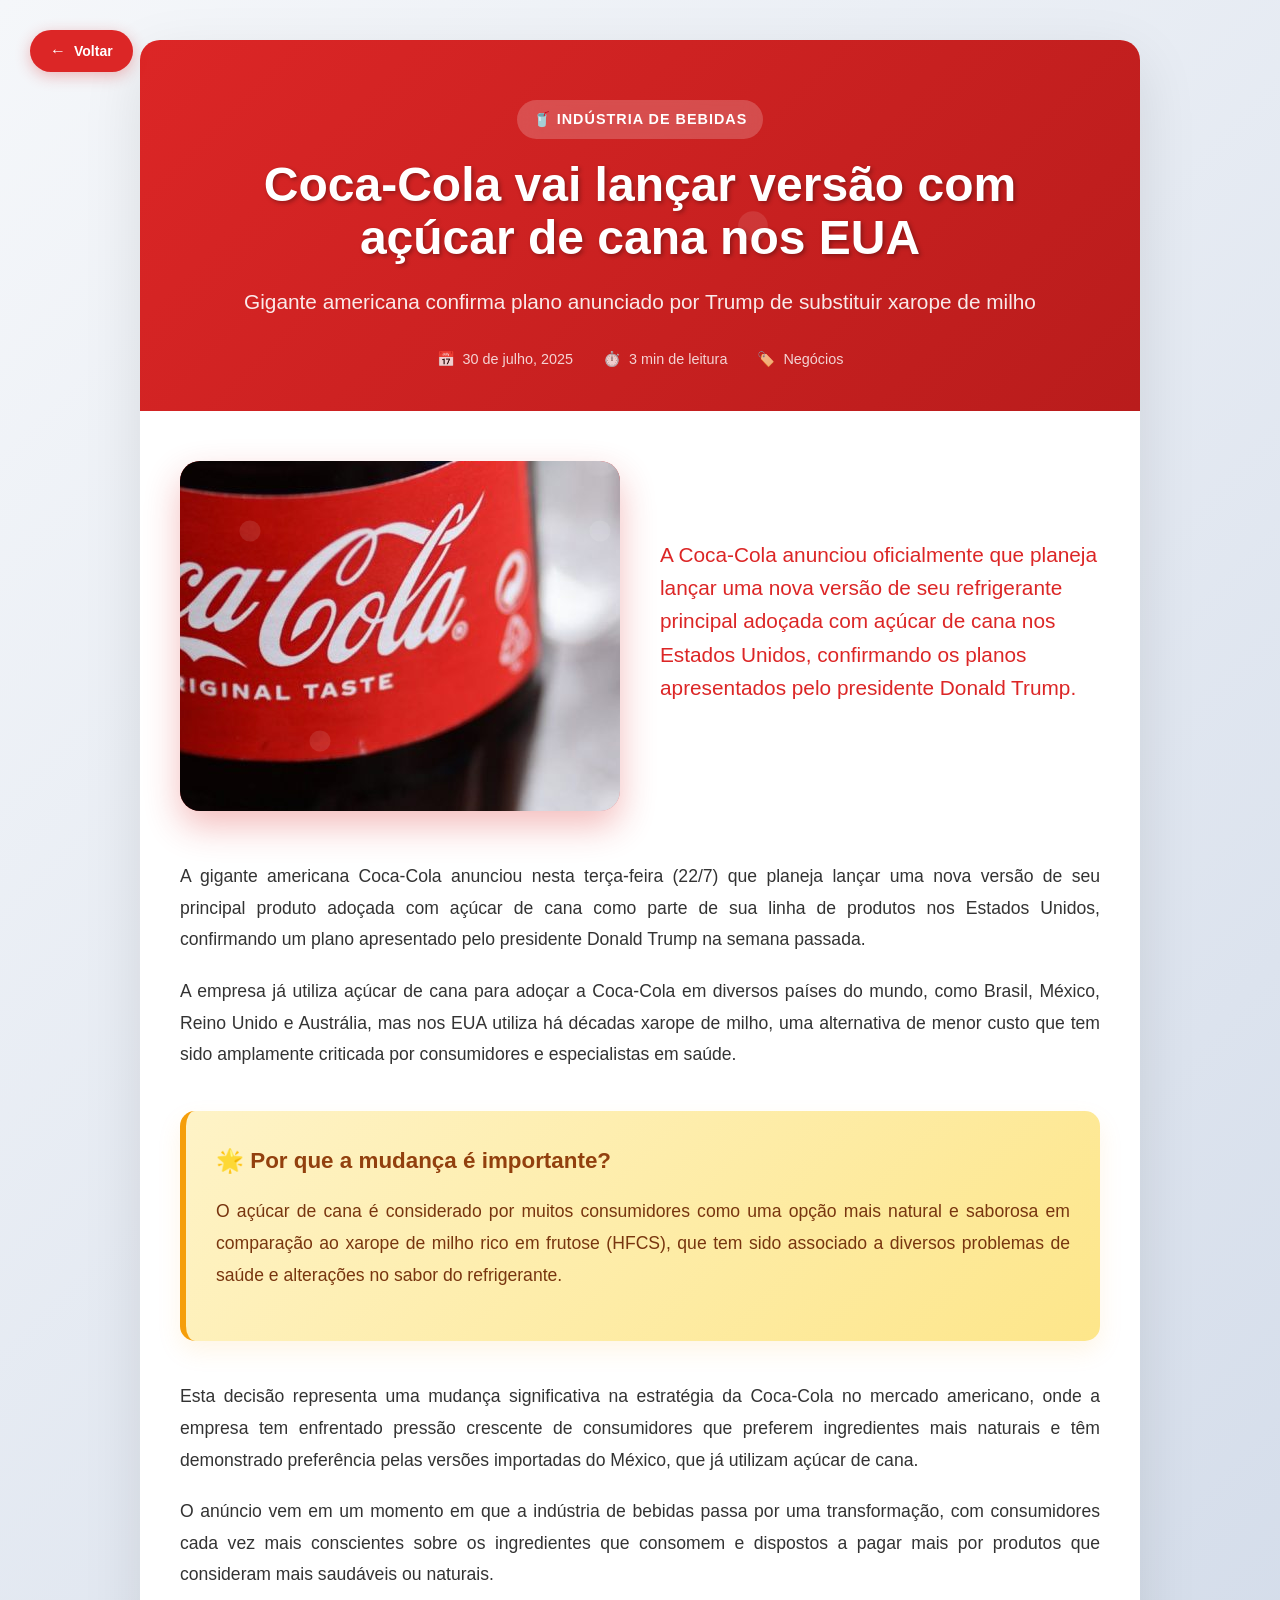
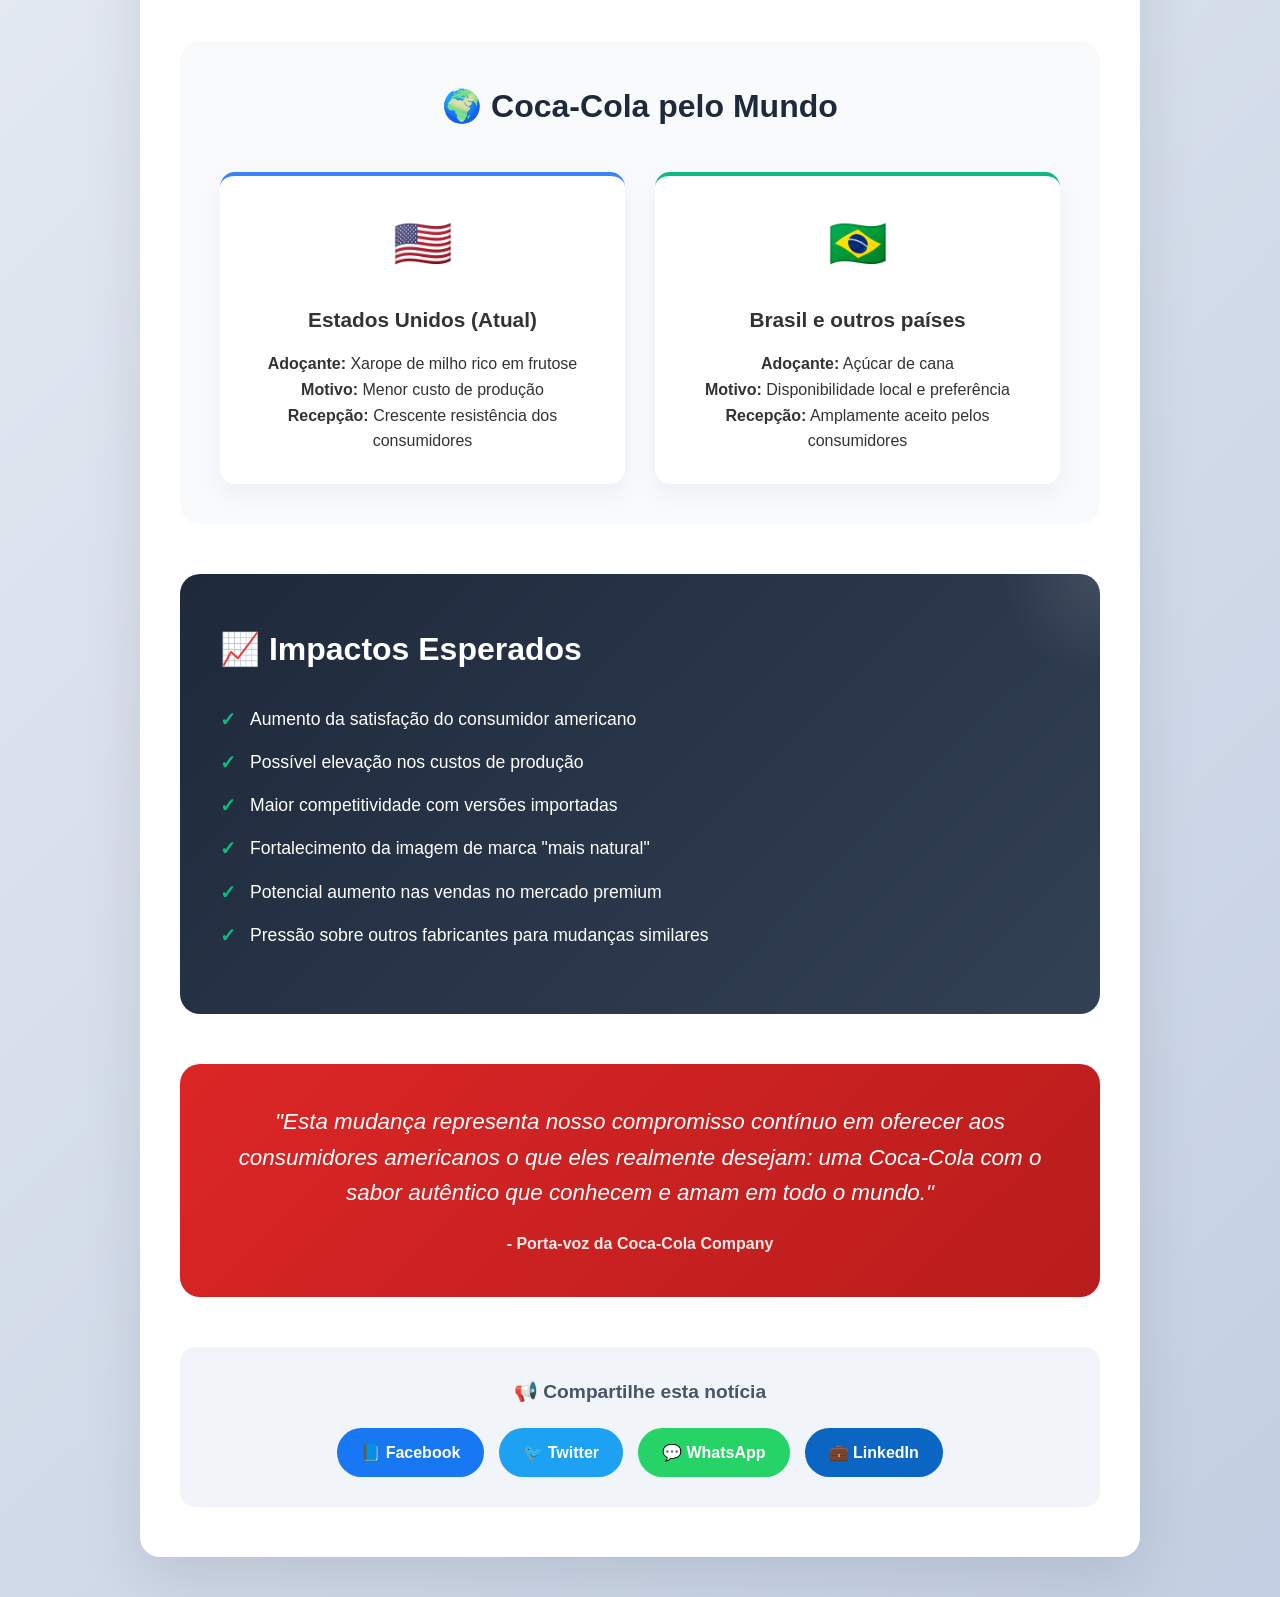
<file: HTML/cocacola.html>
<!DOCTYPE html>
<html lang="pt-BR">
<head>
    <meta charset="UTF-8">
    <meta name="viewport" content="width=device-width, initial-scale=1.0">
    <title>Coca-Cola vai lançar bebida com açúcar de cana nos EUA</title>
    <style>
        * {
            margin: 0;
            padding: 0;
            box-sizing: border-box;
        }

        body {
            font-family: 'Segoe UI', Tahoma, Geneva, Verdana, sans-serif;
            line-height: 1.6;
            color: #333;
            background: linear-gradient(135deg, #f5f7fa 0%, #c3cfe2 100%);
            min-height: 100vh;
        }

        .container {
            max-width: 1000px;
            margin: 0 auto;
            background: white;
            box-shadow: 0 20px 60px rgba(0,0,0,0.1);
            border-radius: 20px;
            overflow: hidden;
            margin-top: 40px;
            margin-bottom: 40px;
        }

        .header {
            background: linear-gradient(135deg, #dc2626 0%, #b91c1c 100%);
            color: white;
            padding: 60px 40px 40px;
            text-align: center;
            position: relative;
            overflow: hidden;
        }

        .header::before {
            content: '';
            position: absolute;
            top: -50%;
            left: -50%;
            width: 200%;
            height: 200%;
            background: url('data:image/svg+xml,<svg xmlns="http://www.w3.org/2000/svg" viewBox="0 0 100 100"><circle cx="50" cy="50" r="2" fill="rgba(255,255,255,0.1)"/></svg>') repeat;
            animation: float 20s infinite linear;
        }

        @keyframes float {
            0% { transform: translateX(0) translateY(0); }
            100% { transform: translateX(-100px) translateY(-100px); }
        }

        .category {
            background: rgba(255,255,255,0.2);
            padding: 8px 16px;
            border-radius: 20px;
            font-size: 0.9rem;
            font-weight: 600;
            text-transform: uppercase;
            letter-spacing: 1px;
            display: inline-block;
            margin-bottom: 20px;
            backdrop-filter: blur(10px);
        }

        .main-title {
            font-size: 3rem;
            font-weight: 800;
            margin-bottom: 20px;
            line-height: 1.1;
            text-shadow: 2px 2px 4px rgba(0,0,0,0.3);
            position: relative;
            z-index: 1;
        }

        .subtitle {
            font-size: 1.3rem;
            font-weight: 300;
            opacity: 0.9;
            margin-bottom: 30px;
            position: relative;
            z-index: 1;
        }

        .meta-info {
            display: flex;
            justify-content: center;
            gap: 30px;
            font-size: 0.9rem;
            opacity: 0.8;
            position: relative;
            z-index: 1;
        }

        .meta-item {
            display: flex;
            align-items: center;
            gap: 8px;
        }

        .content {
            padding: 50px 40px;
        }

        .hero-section {
            display: grid;
            grid-template-columns: 1fr 1fr;
            gap: 40px;
            margin-bottom: 50px;
            align-items: center;
        }

        .hero-image {
            width: 100%;
            height: 350px;
            background: linear-gradient(135deg, #dc2626, #f87171);
            border-radius: 20px;
            display: flex;
            align-items: center;
            justify-content: center;
            color: white;
            font-size: 4rem;
            box-shadow: 0 15px 35px rgba(220, 38, 38, 0.3);
            position: relative;
            overflow: hidden;
        }

        .hero-image::before {
            content: '';
            position: absolute;
            top: 0;
            left: 0;
            right: 0;
            bottom: 0;
            background: url('data:image/svg+xml,<svg xmlns="http://www.w3.org/2000/svg" viewBox="0 0 100 100"><circle cx="20" cy="20" r="3" fill="rgba(255,255,255,0.1)"/><circle cx="80" cy="40" r="2" fill="rgba(255,255,255,0.1)"/><circle cx="40" cy="80" r="3" fill="rgba(255,255,255,0.1)"/></svg>');
            animation: bubble 15s infinite ease-in-out;
        }

        @keyframes bubble {
            0%, 100% { transform: translateY(0); }
            50% { transform: translateY(-20px); }
        }

        .lead-text {
            font-size: 1.3rem;
            font-weight: 500;
            color: #dc2626;
            line-height: 1.6;
            margin-bottom: 30px;
        }

        .article-content {
            font-size: 1.1rem;
            line-height: 1.8;
            margin-bottom: 40px;
        }

        .article-content p {
            margin-bottom: 20px;
            text-align: justify;
        }

        .highlight-box {
            background: linear-gradient(135deg, #fef3c7, #fde68a);
            border-left: 6px solid #f59e0b;
            padding: 30px;
            border-radius: 15px;
            margin: 40px 0;
            box-shadow: 0 10px 25px rgba(245, 158, 11, 0.1);
        }

        .highlight-box h3 {
            color: #92400e;
            font-size: 1.4rem;
            margin-bottom: 15px;
            font-weight: 700;
        }

        .highlight-box p {
            color: #78350f;
            font-weight: 500;
        }

        .comparison-section {
            background: #f8fafc;
            border-radius: 20px;
            padding: 40px;
            margin: 50px 0;
        }

        .comparison-title {
            text-align: center;
            font-size: 2rem;
            color: #1e293b;
            margin-bottom: 40px;
            font-weight: 700;
        }

        .comparison-grid {
            display: grid;
            grid-template-columns: 1fr 1fr;
            gap: 30px;
        }

        .comparison-item {
            background: white;
            padding: 30px;
            border-radius: 15px;
            text-align: center;
            box-shadow: 0 10px 25px rgba(0,0,0,0.05);
            transition: transform 0.3s ease, box-shadow 0.3s ease;
        }

        .comparison-item:hover {
            transform: translateY(-5px);
            box-shadow: 0 20px 40px rgba(0,0,0,0.1);
        }

        .comparison-icon {
            font-size: 3rem;
            margin-bottom: 20px;
        }

        .usa-item {
            border-top: 4px solid #3b82f6;
        }

        .brasil-item {
            border-top: 4px solid #10b981;
        }

        .comparison-item h4 {
            font-size: 1.3rem;
            margin-bottom: 15px;
            font-weight: 600;
        }

        .impact-section {
            background: linear-gradient(135deg, #1e293b, #334155);
            color: white;
            padding: 50px 40px;
            border-radius: 20px;
            margin: 50px 0;
            position: relative;
            overflow: hidden;
        }

        .impact-section::before {
            content: '';
            position: absolute;
            top: 0;
            right: 0;
            width: 200px;
            height: 200px;
            background: radial-gradient(circle, rgba(255,255,255,0.1) 0%, transparent 70%);
            border-radius: 50%;
            transform: translate(50%, -50%);
        }

        .impact-title {
            font-size: 2rem;
            margin-bottom: 30px;
            font-weight: 700;
            position: relative;
            z-index: 1;
        }

        .impact-list {
            list-style: none;
            position: relative;
            z-index: 1;
        }

        .impact-list li {
            margin-bottom: 15px;
            padding-left: 30px;
            position: relative;
            font-size: 1.1rem;
        }

        .impact-list li::before {
            content: '✓';
            position: absolute;
            left: 0;
            color: #10b981;
            font-weight: bold;
            font-size: 1.2rem;
        }

        .quote-section {
            background: linear-gradient(135deg, #dc2626, #b91c1c);
            color: white;
            padding: 40px;
            border-radius: 20px;
            margin: 50px 0;
            text-align: center;
            position: relative;
        }

        .quote-text {
            font-size: 1.4rem;
            font-style: italic;
            margin-bottom: 20px;
            line-height: 1.6;
        }

        .quote-author {
            font-weight: 600;
            opacity: 0.9;
        }

        .share-section {
            background: #f1f5f9;
            padding: 30px;
            border-radius: 15px;
            text-align: center;
            margin-top: 50px;
        }

        .share-title {
            font-size: 1.2rem;
            margin-bottom: 20px;
            color: #475569;
        }

        .share-buttons {
            display: flex;
            justify-content: center;
            gap: 15px;
            flex-wrap: wrap;
        }

        .share-btn {
            padding: 12px 24px;
            border: none;
            border-radius: 50px;
            cursor: pointer;
            font-weight: 600;
            text-decoration: none;
            display: inline-flex;
            align-items: center;
            gap: 8px;
            transition: all 0.3s ease;
            color: white;
        }

        .share-btn.facebook { background: #1877f2; }
        .share-btn.twitter { background: #1da1f2; }
        .share-btn.whatsapp { background: #25d366; }
        .share-btn.linkedin { background: #0a66c2; }

        .share-btn:hover {
            transform: translateY(-2px);
            box-shadow: 0 5px 15px rgba(0,0,0,0.2);
        }

        .back-button {
            position: fixed;
            top: 30px;
            left: 30px;
            background: #dc2626;
            color: white;
            border: none;
            padding: 12px 20px;
            border-radius: 50px;
            cursor: pointer;
            font-size: 14px;
            font-weight: 600;
            box-shadow: 0 4px 15px rgba(220, 38, 38, 0.3);
            transition: all 0.3s ease;
            z-index: 1000;
        }

        .back-button:hover {
            background: #b91c1c;
            transform: translateY(-2px);
            box-shadow: 0 6px 20px rgba(220, 38, 38, 0.4);
        }

        .back-button::before {
            content: '←';
            margin-right: 8px;
            font-size: 16px;
        }

        @media (max-width: 768px) {
            .container {
                margin: 20px;
                border-radius: 15px;
            }

            .header {
                padding: 40px 20px 30px;
            }

            .main-title {
                font-size: 2rem;
            }

            .content {
                padding: 30px 20px;
            }

            .hero-section {
                grid-template-columns: 1fr;
                gap: 30px;
            }

            .hero-image {
                height: 250px;
                font-size: 3rem;
            }

            .comparison-grid {
                grid-template-columns: 1fr;
                gap: 20px;
            }

            .meta-info {
                flex-direction: column;
                gap: 10px;
            }

            .share-buttons {
                flex-direction: column;
                align-items: center;
            }

            .back-button {
                top: 20px;
                left: 20px;
                padding: 10px 16px;
                font-size: 12px;
            }
        }

        .fade-in {
            animation: fadeInUp 0.8s ease-out;
        }

        @keyframes fadeInUp {
            from {
                opacity: 0;
                transform: translateY(30px);
            }
            to {
                opacity: 1;
                transform: translateY(0);
            }
        }
    </style>
</head>
<body>
    <button class="back-button" onclick="goBack()">Voltar</button>
    
    <div class="container fade-in">
        <header class="header">
            <div class="category">🥤 Indústria de Bebidas</div>
            <h1 class="main-title">Coca-Cola vai lançar versão com açúcar de cana nos EUA</h1>
            <p class="subtitle">Gigante americana confirma plano anunciado por Trump de substituir xarope de milho</p>
            <div class="meta-info">
                <div class="meta-item">
                    <span>📅</span>
                    <span>30 de julho, 2025</span>
                </div>
                <div class="meta-item">
                    <span>⏱️</span>
                    <span>3 min de leitura</span>
                </div>
                <div class="meta-item">
                    <span>🏷️</span>
                    <span>Negócios</span>
                </div>
            </div>
        </header>

        <main class="content">
            <section class="hero-section">
                <div class="hero-image">
                   <img src="../img/Agro_CocaColajpg.jpg" alt="coca-cola" >
                </div>
                <div>
                    <p class="lead-text">
                        A Coca-Cola anunciou oficialmente que planeja lançar uma nova versão de seu refrigerante principal adoçada com açúcar de cana nos Estados Unidos, confirmando os planos apresentados pelo presidente Donald Trump.
                    </p>
                </div>
            </section>

            <article class="article-content">
                <p>
                    A gigante americana Coca-Cola anunciou nesta terça-feira (22/7) que planeja lançar uma nova versão de seu principal produto adoçada com açúcar de cana como parte de sua linha de produtos nos Estados Unidos, confirmando um plano apresentado pelo presidente Donald Trump na semana passada.
                </p>

                <p>
                    A empresa já utiliza açúcar de cana para adoçar a Coca-Cola em diversos países do mundo, como Brasil, México, Reino Unido e Austrália, mas nos EUA utiliza há décadas xarope de milho, uma alternativa de menor custo que tem sido amplamente criticada por consumidores e especialistas em saúde.
                </p>

                <div class="highlight-box">
                    <h3>🌟 Por que a mudança é importante?</h3>
                    <p>
                        O açúcar de cana é considerado por muitos consumidores como uma opção mais natural e saborosa em comparação ao xarope de milho rico em frutose (HFCS), que tem sido associado a diversos problemas de saúde e alterações no sabor do refrigerante.
                    </p>
                </div>

                <p>
                    Esta decisão representa uma mudança significativa na estratégia da Coca-Cola no mercado americano, onde a empresa tem enfrentado pressão crescente de consumidores que preferem ingredientes mais naturais e têm demonstrado preferência pelas versões importadas do México, que já utilizam açúcar de cana.
                </p>

                <p>
                    O anúncio vem em um momento em que a indústria de bebidas passa por uma transformação, com consumidores cada vez mais conscientes sobre os ingredientes que consomem e dispostos a pagar mais por produtos que consideram mais saudáveis ou naturais.
                </p>
            </article>

            <section class="comparison-section">
                <h2 class="comparison-title">🌍 Coca-Cola pelo Mundo</h2>
                <div class="comparison-grid">
                    <div class="comparison-item usa-item">
                        <div class="comparison-icon">🇺🇸</div>
                        <h4>Estados Unidos (Atual)</h4>
                        <p><strong>Adoçante:</strong> Xarope de milho rico em frutose</p>
                        <p><strong>Motivo:</strong> Menor custo de produção</p>
                        <p><strong>Recepção:</strong> Crescente resistência dos consumidores</p>
                    </div>
                    <div class="comparison-item brasil-item">
                        <div class="comparison-icon">🇧🇷</div>
                        <h4>Brasil e outros países</h4>
                        <p><strong>Adoçante:</strong> Açúcar de cana</p>
                        <p><strong>Motivo:</strong> Disponibilidade local e preferência</p>
                        <p><strong>Recepção:</strong> Amplamente aceito pelos consumidores</p>
                    </div>
                </div>
            </section>

            <section class="impact-section">
                <h2 class="impact-title">📈 Impactos Esperados</h2>
                <ul class="impact-list">
                    <li>Aumento da satisfação do consumidor americano</li>
                    <li>Possível elevação nos custos de produção</li>
                    <li>Maior competitividade com versões importadas</li>
                    <li>Fortalecimento da imagem de marca "mais natural"</li>
                    <li>Potencial aumento nas vendas no mercado premium</li>
                    <li>Pressão sobre outros fabricantes para mudanças similares</li>
                </ul>
            </section>

            <div class="quote-section">
                <p class="quote-text">
                    "Esta mudança representa nosso compromisso contínuo em oferecer aos consumidores americanos o que eles realmente desejam: uma Coca-Cola com o sabor autêntico que conhecem e amam em todo o mundo."
                </p>
                <p class="quote-author">- Porta-voz da Coca-Cola Company</p>
            </div>

            <section class="share-section">
                <h3 class="share-title">📢 Compartilhe esta notícia</h3>
                <div class="share-buttons">
                    <a href="#" class="share-btn facebook" onclick="shareNews('facebook')">
                        📘 Facebook
                    </a>
                    <a href="#" class="share-btn twitter" onclick="shareNews('twitter')">
                        🐦 Twitter
                    </a>
                    <a href="#" class="share-btn whatsapp" onclick="shareNews('whatsapp')">
                        💬 WhatsApp
                    </a>
                    <a href="#" class="share-btn linkedin" onclick="shareNews('linkedin')">
                        💼 LinkedIn
                    </a>
                </div>
            </section>
        </main>
    </div>

    <script>
        function goBack() {
            if (window.history.length > 1) {
                window.history.back();
            } else {
                window.location.href = '/';
            }
        }

        function shareNews(platform) {
            const title = "Coca-Cola vai lançar versão com açúcar de cana nos EUA";
            const url = window.location.href;
            const text = "A Coca-Cola anunciou que vai lançar uma versão com açúcar de cana nos EUA, substituindo o xarope de milho.";

            switch(platform) {
                case 'facebook':
                    window.open(`https://www.facebook.com/sharer/sharer.php?u=${encodeURIComponent(url)}`, '_blank');
                    break;
                case 'twitter':
                    window.open(`https://twitter.com/intent/tweet?text=${encodeURIComponent(text)}&url=${encodeURIComponent(url)}`, '_blank');
                    break;
                case 'whatsapp':
                    window.open(`https://api.whatsapp.com/send?text=${encodeURIComponent(text + ' ' + url)}`, '_blank');
                    break;
                case 'linkedin':
                    window.open(`https://www.linkedin.com/sharing/share-offsite/?url=${encodeURIComponent(url)}`, '_blank');
                    break;
            }
        }

    
        const observerOptions = {
            threshold: 0.1,
            rootMargin: '0px 0px -50px 0px'
        };

        const observer = new IntersectionObserver((entries) => {
            entries.forEach(entry => {
                if (entry.isIntersecting) {
                    entry.target.style.opacity = '1';
                    entry.target.style.transform = 'translateY(0)';
                }
            });
        }, observerOptions);

        document.addEventListener('DOMContentLoaded', function() {
            const elements = document.querySelectorAll('.comparison-section, .impact-section, .quote-section');
            
            elements.forEach(el => {
                el.style.opacity = '0';
                el.style.transform = 'translateY(30px)';
                el.style.transition = 'all 0.6s ease';
                observer.observe(el);
            });
        });

        document.querySelectorAll('.share-btn').forEach(btn => {
            btn.addEventListener('click', function(e) {
                e.preventDefault();
                
                
                this.style.transform = 'scale(0.95)';
                setTimeout(() => {
                    this.style.transform = '';
                }, 150);
                
                
                const platform = this.classList[1]; 
                shareNews(platform);
            });
        });
    </script>
</body>
</html>
</file>
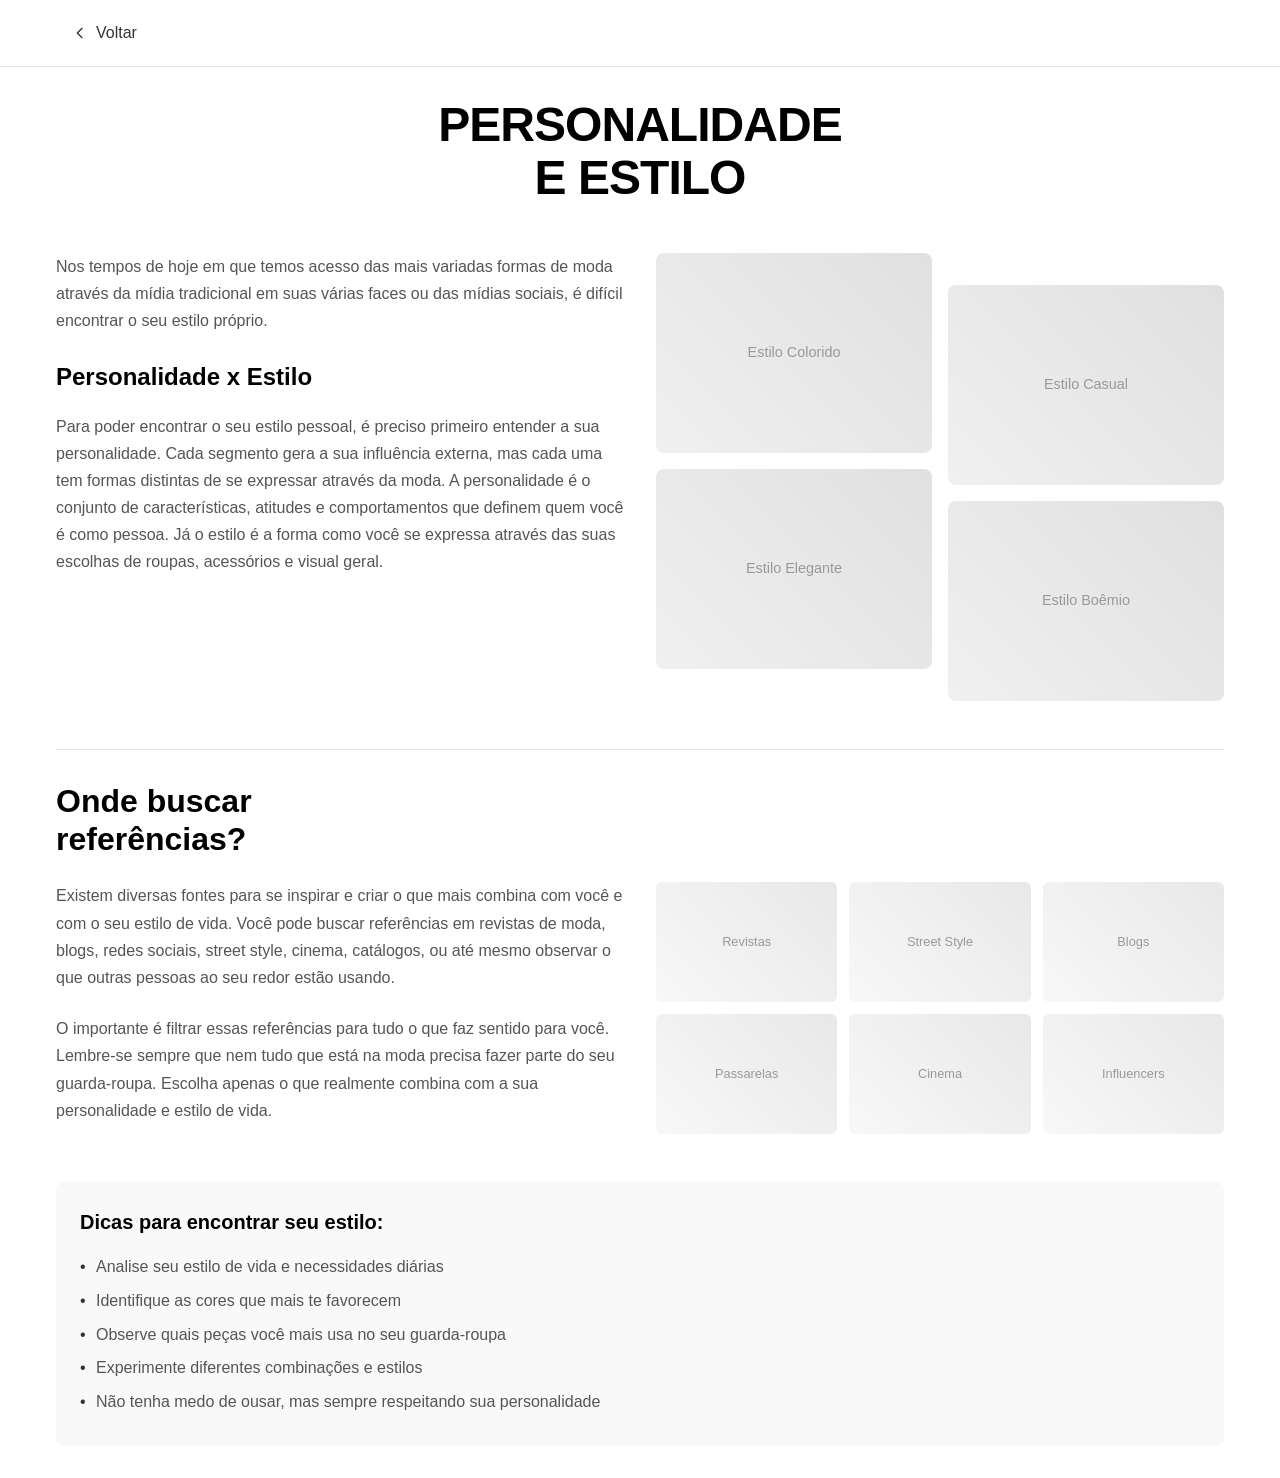
<file: HTML/Estilo.html>
<!DOCTYPE html>
<html lang="pt-BR">
<head>
    <meta charset="UTF-8">
    <meta name="viewport" content="width=device-width, initial-scale=1.0">
    <title>Personalidade e Estilo</title>
    <style>
        * {
            margin: 0;
            padding: 0;
            box-sizing: border-box;
        }

        body {
            font-family: 'Arial', sans-serif;
            line-height: 1.6;
            color: #333;
            background-color: #fff;
        }

        .header {
            position: sticky;
            top: 0;
            background: rgba(255, 255, 255, 0.95);
            backdrop-filter: blur(10px);
            border-bottom: 1px solid #e5e5e5;
            z-index: 10;
            padding: 1rem 0;
        }

        .container {
            max-width: 1200px;
            margin: 0 auto;
            padding: 0 1rem;
        }

        .back-button {
            display: inline-flex;
            align-items: center;
            gap: 0.5rem;
            padding: 0.5rem 1rem;
            background: transparent;
            border: none;
            border-radius: 6px;
            cursor: pointer;
            font-size: 1rem;
            color: #333;
            transition: background-color 0.2s;
        }

        .back-button:hover {
            background-color: #f5f5f5;
        }

        .back-arrow {
            width: 16px;
            height: 16px;
        }

        .main-content {
            padding: 2rem 0;
        }

        .title-section {
            text-align: center;
            margin-bottom: 3rem;
        }

        .main-title {
            font-size: 3rem;
            font-weight: bold;
            color: #000;
            letter-spacing: -0.02em;
            line-height: 1.1;
        }

        .content-grid {
            display: grid;
            grid-template-columns: 1fr 1fr;
            gap: 2rem;
            margin-bottom: 3rem;
        }

        .text-content {
            display: flex;
            flex-direction: column;
            gap: 1.5rem;
        }

        .section-title {
            font-size: 1.5rem;
            font-weight: bold;
            color: #000;
            margin-bottom: 1rem;
        }

        .text-paragraph {
            color: #555;
            line-height: 1.7;
        }

        .images-grid {
            display: grid;
            grid-template-columns: 1fr 1fr;
            gap: 1rem;
        }

        .image-column {
            display: flex;
            flex-direction: column;
            gap: 1rem;
        }

        .image-column:nth-child(2) {
            margin-top: 2rem;
        }

        .style-image {
            width: 100%;
            height: 200px;
            object-fit: cover;
            border-radius: 8px;
            background: linear-gradient(45deg, #f0f0f0, #e0e0e0);
            display: flex;
            align-items: center;
            justify-content: center;
            color: #999;
            font-size: 0.9rem;
        }

        .references-section {
            border-top: 1px solid #e5e5e5;
            padding-top: 2rem;
        }

        .references-title {
            font-size: 2rem;
            font-weight: bold;
            color: #000;
            margin-bottom: 1.5rem;
            line-height: 1.2;
        }

        .references-grid {
            display: grid;
            grid-template-columns: 1fr 1fr;
            gap: 2rem;
        }

        .reference-images {
            display: grid;
            grid-template-columns: repeat(3, 1fr);
            gap: 0.75rem;
        }

        .reference-image {
            width: 100%;
            height: 120px;
            object-fit: cover;
            border-radius: 6px;
            background: linear-gradient(45deg, #f8f8f8, #e8e8e8);
            display: flex;
            align-items: center;
            justify-content: center;
            color: #999;
            font-size: 0.8rem;
            text-align: center;
        }

        .tips-section {
            margin-top: 3rem;
            background-color: #f9f9f9;
            border-radius: 8px;
            padding: 1.5rem;
        }

        .tips-title {
            font-size: 1.25rem;
            font-weight: bold;
            color: #000;
            margin-bottom: 1rem;
        }

        .tips-list {
            list-style: none;
            color: #555;
        }

        .tips-list li {
            margin-bottom: 0.5rem;
            padding-left: 1rem;
            position: relative;
        }

        .tips-list li::before {
            content: "•";
            position: absolute;
            left: 0;
            color: #333;
        }

        @media (max-width: 768px) {
            .main-title {
                font-size: 2rem;
            }

            .content-grid,
            .references-grid {
                grid-template-columns: 1fr;
                gap: 1.5rem;
            }

            .images-grid {
                grid-template-columns: repeat(2, 1fr);
            }

            .image-column:nth-child(2) {
                margin-top: 0;
            }

            .reference-images {
                grid-template-columns: repeat(2, 1fr);
            }

            .container {
                padding: 0 0.75rem;
            }
        }
    </style>
</head>
<body>
    <!-- Header with Back Button -->
    <div class="header">
        <div class="container">
            <button class="back-button" onclick="window.history.back()">
                <svg class="back-arrow" fill="none" stroke="currentColor" viewBox="0 0 24 24">
                    <path stroke-linecap="round" stroke-linejoin="round" stroke-width="2" d="M15 19l-7-7 7-7"></path>
                </svg>
                Voltar
            </button>
        </div>
    </div>

    <!-- Main Content -->
    <div class="container">
        <div class="main-content">
            <!-- Title Section -->
            <div class="title-section">
                <h1 class="main-title">
                    PERSONALIDADE<br>E ESTILO
                </h1>
            </div>

            <!-- Content Grid -->
            <div class="content-grid">
                <!-- Left Column - Text Content -->
                <div class="text-content">
                    <div>
                        <p class="text-paragraph">
                            Nos tempos de hoje em que temos acesso das mais variadas formas de moda através da mídia tradicional em
                            suas várias faces ou das mídias sociais, é difícil encontrar o seu estilo próprio.
                        </p>
                    </div>

                    <div>
                        <h2 class="section-title">Personalidade x Estilo</h2>
                        <p class="text-paragraph">
                            Para poder encontrar o seu estilo pessoal, é preciso primeiro entender a sua personalidade. Cada
                            segmento gera a sua influência externa, mas cada uma tem formas distintas de se expressar através da
                            moda. A personalidade é o conjunto de características, atitudes e comportamentos que definem quem você é
                            como pessoa. Já o estilo é a forma como você se expressa através das suas escolhas de roupas, acessórios
                            e visual geral.
                        </p>
                    </div>
                </div>

                <!-- Right Column - Fashion Images -->
                <div class="images-grid">
                    <div class="image-column">
                        <div class="style-image">Estilo Colorido</div>
                        <div class="style-image">Estilo Elegante</div>
                    </div>
                    <div class="image-column">
                        <div class="style-image">Estilo Casual</div>
                        <div class="style-image">Estilo Boêmio</div>
                    </div>
                </div>
            </div>

            <!-- References Section -->
            <div class="references-section">
                <h2 class="references-title">
                    Onde buscar<br>
                    referências?
                </h2>

                <div class="references-grid">
                    <div>
                        <p class="text-paragraph" style="margin-bottom: 1.5rem;">
                            Existem diversas fontes para se inspirar e criar o que mais combina com você e com o seu estilo de vida.
                            Você pode buscar referências em revistas de moda, blogs, redes sociais, street style, cinema, catálogos,
                            ou até mesmo observar o que outras pessoas ao seu redor estão usando.
                        </p>

                        <p class="text-paragraph">
                            O importante é filtrar essas referências para tudo o que faz sentido para você. Lembre-se sempre que nem
                            tudo que está na moda precisa fazer parte do seu guarda-roupa. Escolha apenas o que realmente combina
                            com a sua personalidade e estilo de vida.
                        </p>
                    </div>

                    <!-- Reference Images Grid -->
                    <div class="reference-images">
                        <div class="reference-image">Revistas</div>
                        <div class="reference-image">Street Style</div>
                        <div class="reference-image">Blogs</div>
                        <div class="reference-image">Passarelas</div>
                        <div class="reference-image">Cinema</div>
                        <div class="reference-image">Influencers</div>
                    </div>
                </div>
            </div>

            <!-- Tips Section -->
            <div class="tips-section">
                <h3 class="tips-title">Dicas para encontrar seu estilo:</h3>
                <ul class="tips-list">
                    <li>Analise seu estilo de vida e necessidades diárias</li>
                    <li>Identifique as cores que mais te favorecem</li>
                    <li>Observe quais peças você mais usa no seu guarda-roupa</li>
                    <li>Experimente diferentes combinações e estilos</li>
                    <li>Não tenha medo de ousar, mas sempre respeitando sua personalidade</li>
                </ul>
            </div>
        </div>
    </div>
</body>
</html>
</file>
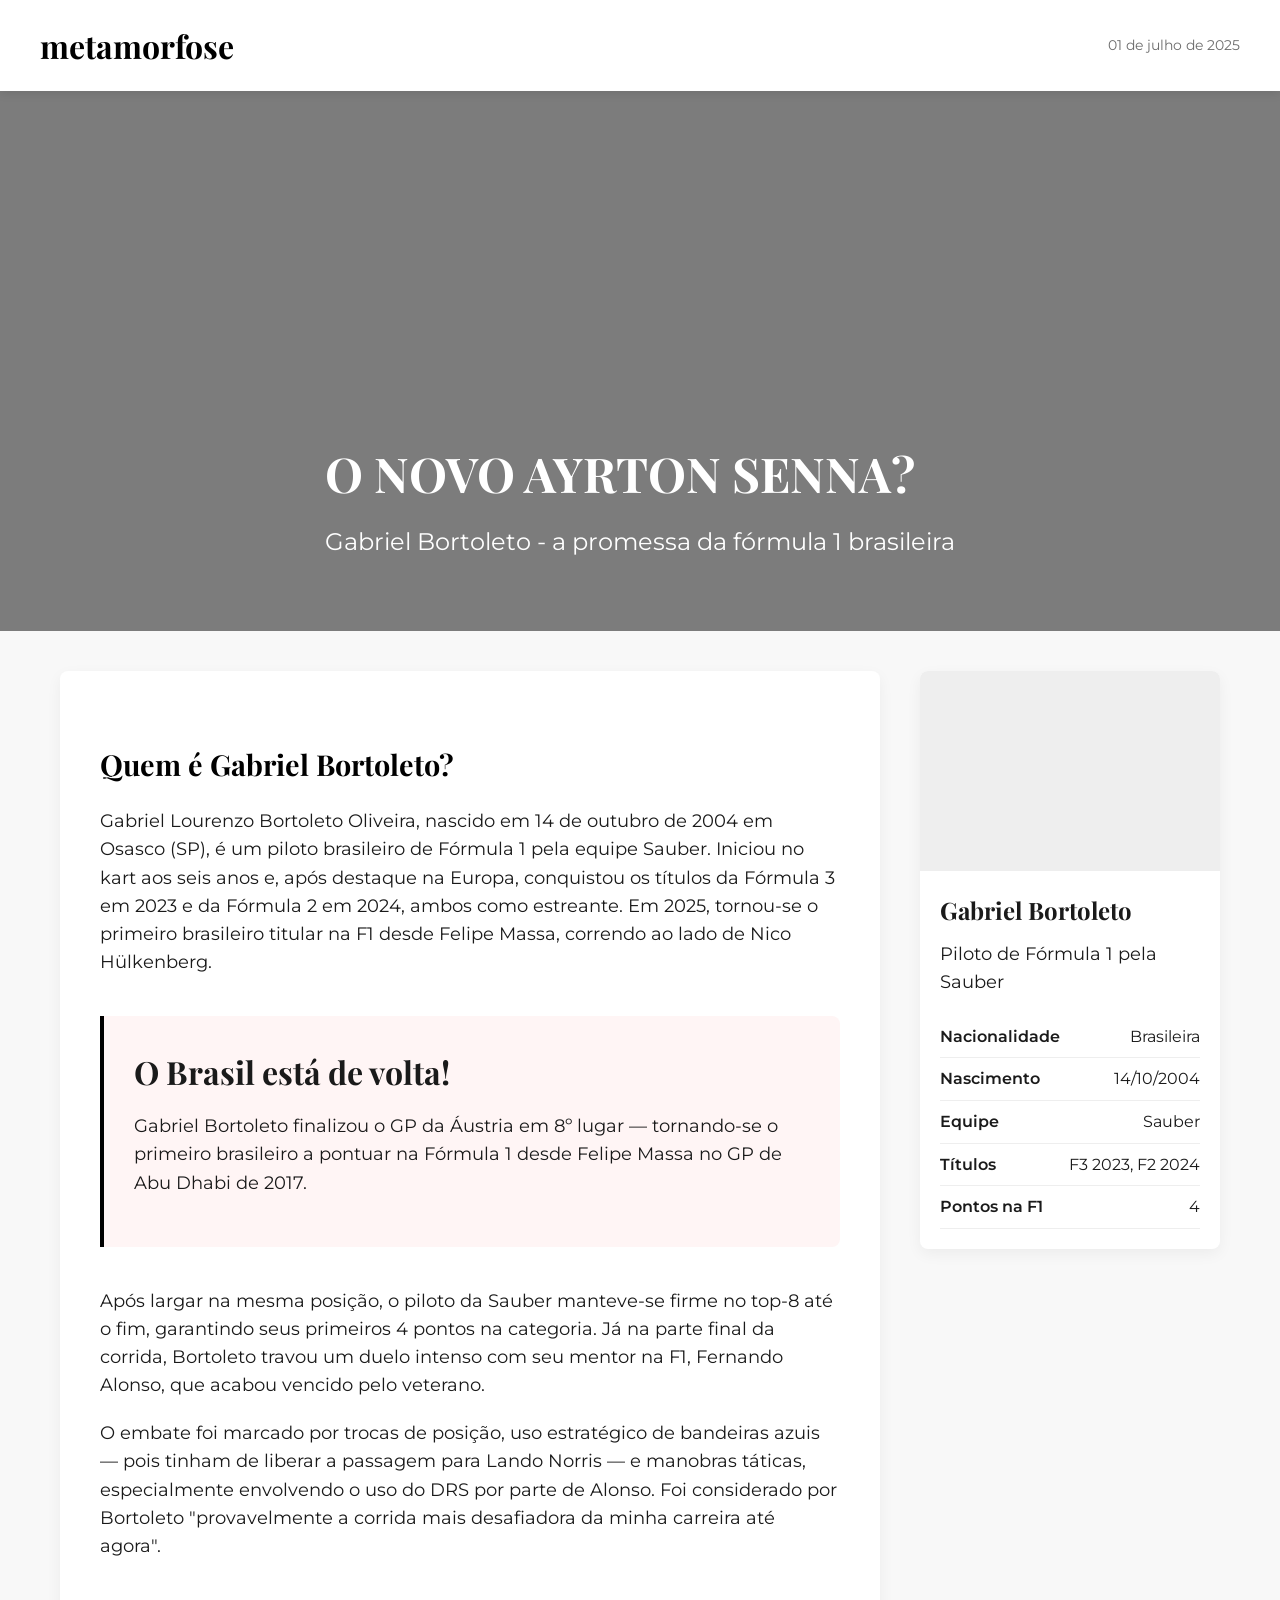
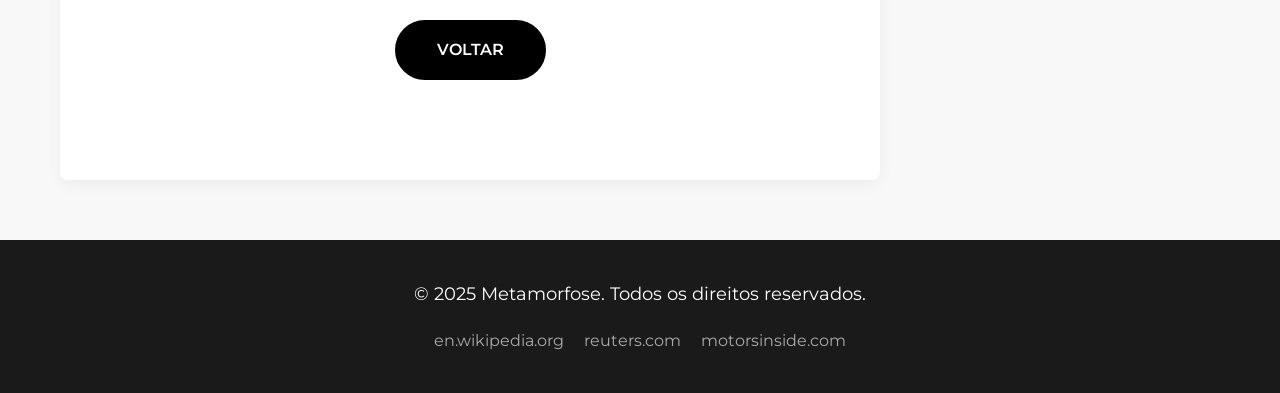
<file: HTML/f1.html>
<!DOCTYPE html>
<html lang="pt-br">
<head>
    <meta charset="UTF-8">
    <meta name="viewport" content="width=device-width, initial-scale=1.0">
    <title>Metamorfose | Gabriel Bortoleto - A Nova Esperança da F1 Brasileira</title>
    <link rel="preconnect" href="https://fonts.googleapis.com">
    <link rel="preconnect" href="https://fonts.gstatic.com" crossorigin>
    <link href="https://fonts.googleapis.com/css2?family=Montserrat:wght@400;600;700&family=Playfair+Display:wght@700&display=swap" rel="stylesheet">
    <style>
        :root {
            --primary: #000000;
            --dark: #1A1A1A;
            --light: #F8F8F8;
            --gray: #6D6D6D;
            --transition: all 0.3s ease;
        }
        
        * {
            margin: 0;
            padding: 0;
            box-sizing: border-box;
        }
        
        body {
            font-family: 'Montserrat', sans-serif;
            color: var(--dark);
            background-color: var(--light);
            line-height: 1.6;
        }
        
        .container {
            max-width: 1200px;
            margin: 0 auto;
            padding: 0 20px;
        }
        
        /* Header */
        header {
            background-color: white;
            box-shadow: 0 2px 10px rgba(0,0,0,0.1);
            position: sticky;
            top: 0;
            z-index: 100;
        }
        
        .header-container {
            display: flex;
            justify-content: space-between;
            align-items: center;
            padding: 20px 0;
        }
        
        .logo {
            font-family: 'Playfair Display', serif;
            font-size: 2rem;
            font-weight: 700;
            color: var(--primary);
            text-decoration: none;
        }
        
        .date {
            color: var(--gray);
            font-size: 0.9rem;
        }
        
        /* Hero Section */
        .hero {
            background: linear-gradient(rgba(0,0,0,0.5), rgba(0,0,0,0.5)), url('https://example.com/f1-hero.jpg');
            background-size: cover;
            background-position: center;
            height: 60vh;
            display: flex;
            align-items: flex-end;
            color: white;
            margin-bottom: 40px;
        }
        
        .hero-content {
            padding: 40px;
            max-width: 800px;
        }
        
        .hero h1 {
            font-family: 'Playfair Display', serif;
            font-size: 3rem;
            margin-bottom: 20px;
            line-height: 1.2;
        }
        
        .hero h2 {
            font-size: 1.5rem;
            font-weight: 400;
            margin-bottom: 30px;
        }
        
        /* Content */
        .article-content {
            display: grid;
            grid-template-columns: 1fr 300px;
            gap: 40px;
            margin-bottom: 60px;
        }
        
        .main-content {
            background: white;
            padding: 40px;
            border-radius: 8px;
            box-shadow: 0 5px 15px rgba(0,0,0,0.05);
        }
        
        h3 {
            font-family: 'Playfair Display', serif;
            font-size: 1.8rem;
            margin: 30px 0 20px;
            color: var(--primary);
        }
        
        p {
            margin-bottom: 20px;
            font-size: 1.1rem;
        }
        
        .highlight-box {
            background-color: #FFF5F5;
            border-left: 4px solid var(--primary);
            padding: 30px;
            margin: 40px 0;
            border-radius: 0 8px 8px 0;
        }
        
        .highlight-box h2 {
            font-family: 'Playfair Display', serif;
            font-size: 2rem;
            margin-bottom: 15px;
        }
        
        /* Sidebar */
        .sidebar {
            position: sticky;
            top: 100px;
            height: fit-content;
        }
        
        .driver-card {
            background: white;
            border-radius: 8px;
            box-shadow: 0 5px 15px rgba(0,0,0,0.05);
            overflow: hidden;
            margin-bottom: 30px;
        }
        
        .driver-image {
            height: 200px;
            background-color: #eee;
            background-image: url('https://correiopaulista.com/wp-content/uploads/2025/07/bortoleto-abandona-correio-paulista.png');
            background-size: cover;
            background-position: center;
        }
        
        .driver-info {
            padding: 20px;
        }
        
        .driver-info h4 {
            font-family: 'Playfair Display', serif;
            font-size: 1.5rem;
            margin-bottom: 10px;
        }
        
        .driver-stats {
            list-style: none;
            margin-top: 15px;
        }
        
        .driver-stats li {
            display: flex;
            justify-content: space-between;
            padding: 8px 0;
            border-bottom: 1px solid #eee;
        }
        
        .driver-stats span:first-child {
            font-weight: 600;
        }
        
        /* Continue Reading */
        .continue-reading {
            text-align: center;
            margin: 60px 0;
        }
        
        .continue-btn {
            display: inline-block;
            background-color: var(--primary);
            color: white;
            padding: 15px 40px;
            border-radius: 30px;
            text-decoration: none;
            font-weight: 600;
            transition: var(--transition);
            border: 2px solid var(--primary);
        }
        
        .continue-btn:hover {
            background-color: transparent;
            color: var(--primary);
        }
        
        /* Footer */
        footer {
            background-color: var(--dark);
            color: white;
            padding: 40px 0;
            text-align: center;
        }
        
        .sources {
            display: flex;
            justify-content: center;
            gap: 20px;
            margin-top: 20px;
        }
        
        .sources a {
            color: #aaa;
            text-decoration: none;
            transition: var(--transition);
        }
        
        .sources a:hover {
            color: white;
        }
        
        /* Responsive */
        @media (max-width: 768px) {
            .article-content {
                grid-template-columns: 1fr;
            }
            
            .hero h1 {
                font-size: 2rem;
            }
            
            .hero h2 {
                font-size: 1.2rem;
            }
            
            .sidebar {
                position: static;
            }
        }
    </style>
</head>
<body>
    <header>
        <div class="container header-container">
            <a href="../ascents/index.html" class="logo">metamorfose</a>
            <div class="date">01 de julho de 2025</div>
        </div>
    </header>
    
    <section class="hero">
        <div class="container hero-content">
            <h1>O NOVO AYRTON SENNA?</h1>
            <h2>Gabriel Bortoleto - a promessa da fórmula 1 brasileira</h2>
        </div>
    </section>
    
    <div class="container">
        <div class="article-content">
            <div class="main-content">
                <h3>Quem é Gabriel Bortoleto?</h3>
                <p>Gabriel Lourenzo Bortoleto Oliveira, nascido em 14 de outubro de 2004 em Osasco (SP), é um piloto brasileiro de Fórmula 1 pela equipe Sauber. Iniciou no kart aos seis anos e, após destaque na Europa, conquistou os títulos da Fórmula 3 em 2023 e da Fórmula 2 em 2024, ambos como estreante. Em 2025, tornou-se o primeiro brasileiro titular na F1 desde Felipe Massa, correndo ao lado de Nico Hülkenberg.</p>
                
                <div class="highlight-box">
                    <h2>O Brasil está de volta!</h2>
                    <p>Gabriel Bortoleto finalizou o GP da Áustria em 8º lugar — tornando-se o primeiro brasileiro a pontuar na Fórmula 1 desde Felipe Massa no GP de Abu Dhabi de 2017.</p>
                </div>
                
                <p>Após largar na mesma posição, o piloto da Sauber manteve-se firme no top-8 até o fim, garantindo seus primeiros 4 pontos na categoria. Já na parte final da corrida, Bortoleto travou um duelo intenso com seu mentor na F1, Fernando Alonso, que acabou vencido pelo veterano.</p>
                
                <p>O embate foi marcado por trocas de posição, uso estratégico de bandeiras azuis — pois tinham de liberar a passagem para Lando Norris — e manobras táticas, especialmente envolvendo o uso do DRS por parte de Alonso. Foi considerado por Bortoleto "provavelmente a corrida mais desafiadora da minha carreira até agora".</p>
                
                <div class="continue-reading">
                    <a href="index.html" class="continue-btn">VOLTAR</a>
                </div>
            </div>
            
            <div class="sidebar">
                <div class="driver-card">
                    <div class="driver-image"></div>
                    <div class="driver-info">
                        <h4>Gabriel Bortoleto</h4>
                        <p>Piloto de Fórmula 1 pela Sauber</p>
                        <ul class="driver-stats">
                            <li><span>Nacionalidade</span> <span>Brasileira</span></li>
                            <li><span>Nascimento</span> <span>14/10/2004</span></li>
                            <li><span>Equipe</span> <span>Sauber</span></li>
                            <li><span>Títulos</span> <span>F3 2023, F2 2024</span></li>
                            <li><span>Pontos na F1</span> <span>4</span></li>
                        </ul>
                    </div>
                </div>
            </div>
        </div>
    </div>
    
    <footer>
        <div class="container">
            <p>© 2025 Metamorfose. Todos os direitos reservados.</p>
            <div class="sources">
                <a href="#">en.wikipedia.org</a>
                <a href="#">reuters.com</a>
                <a href="#">motorsinside.com</a>
            </div>
        </div>
    </footer>
</body>
</html>
</file>
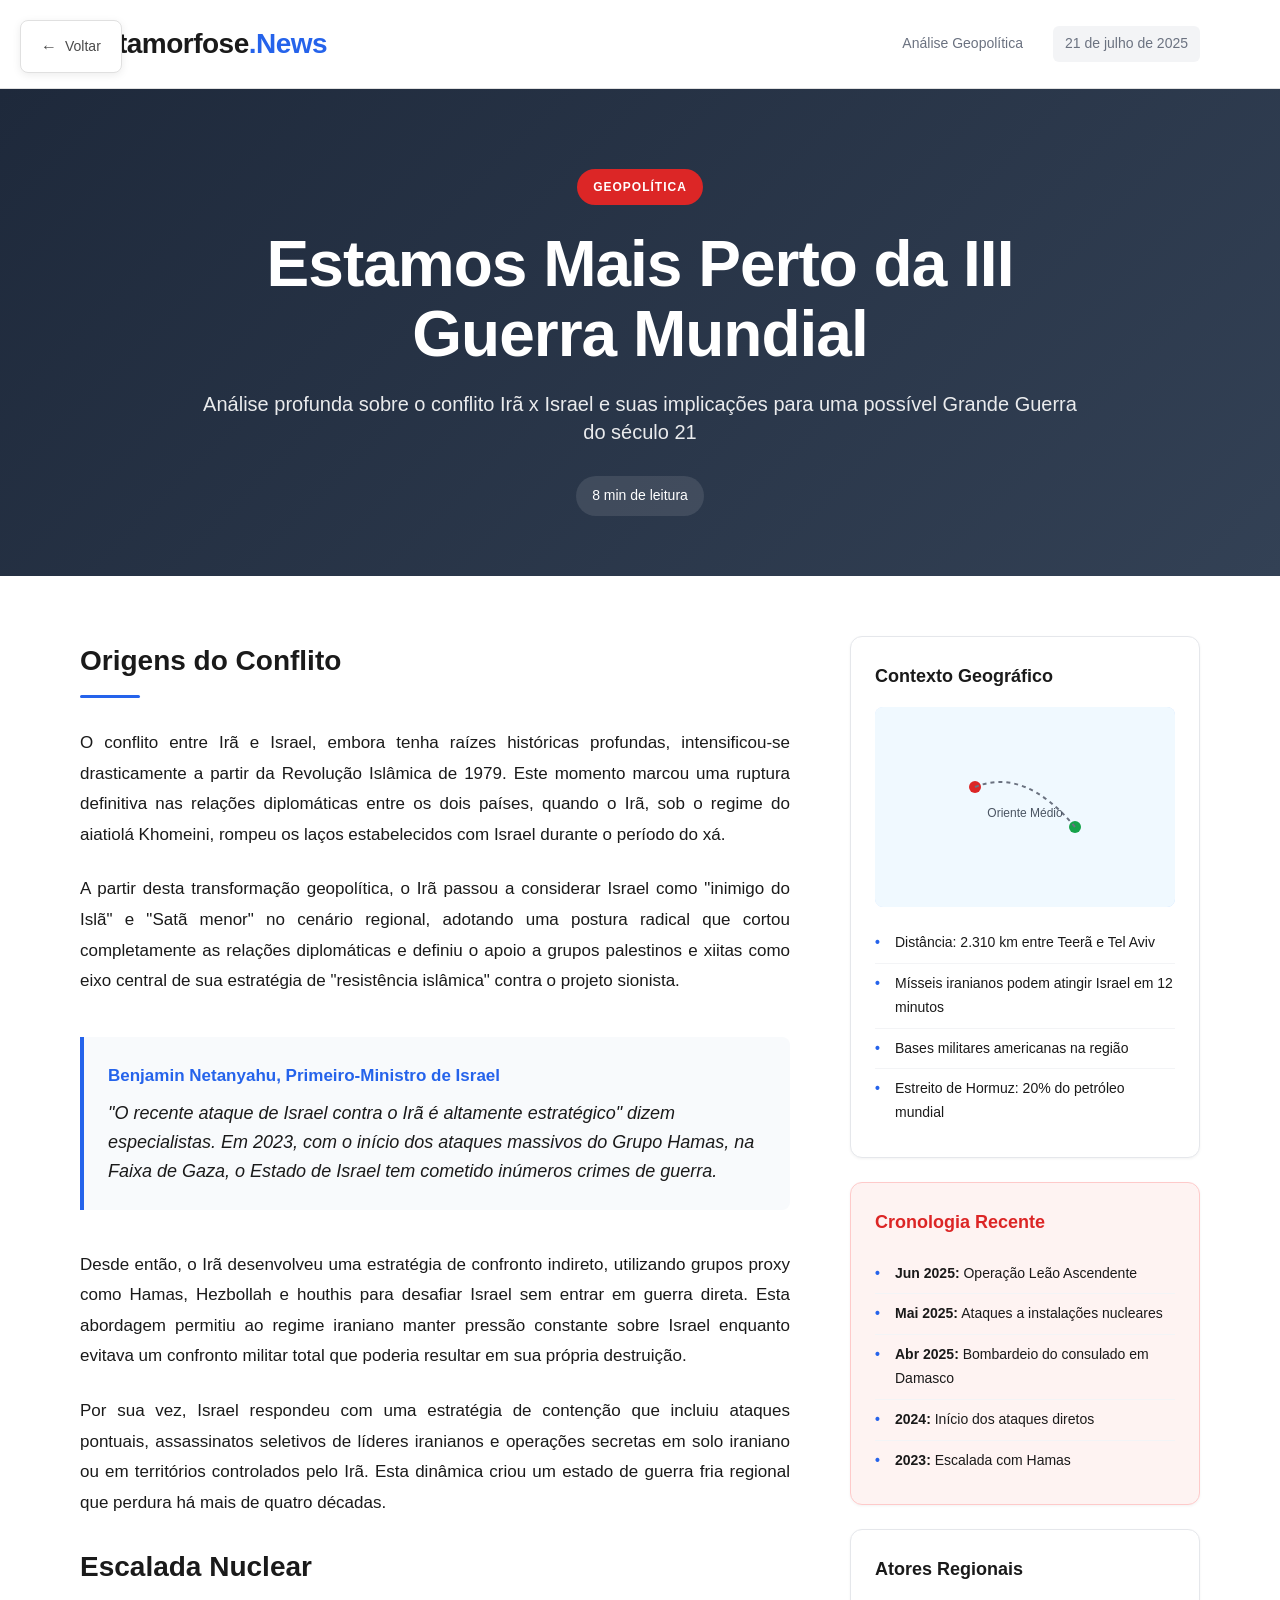
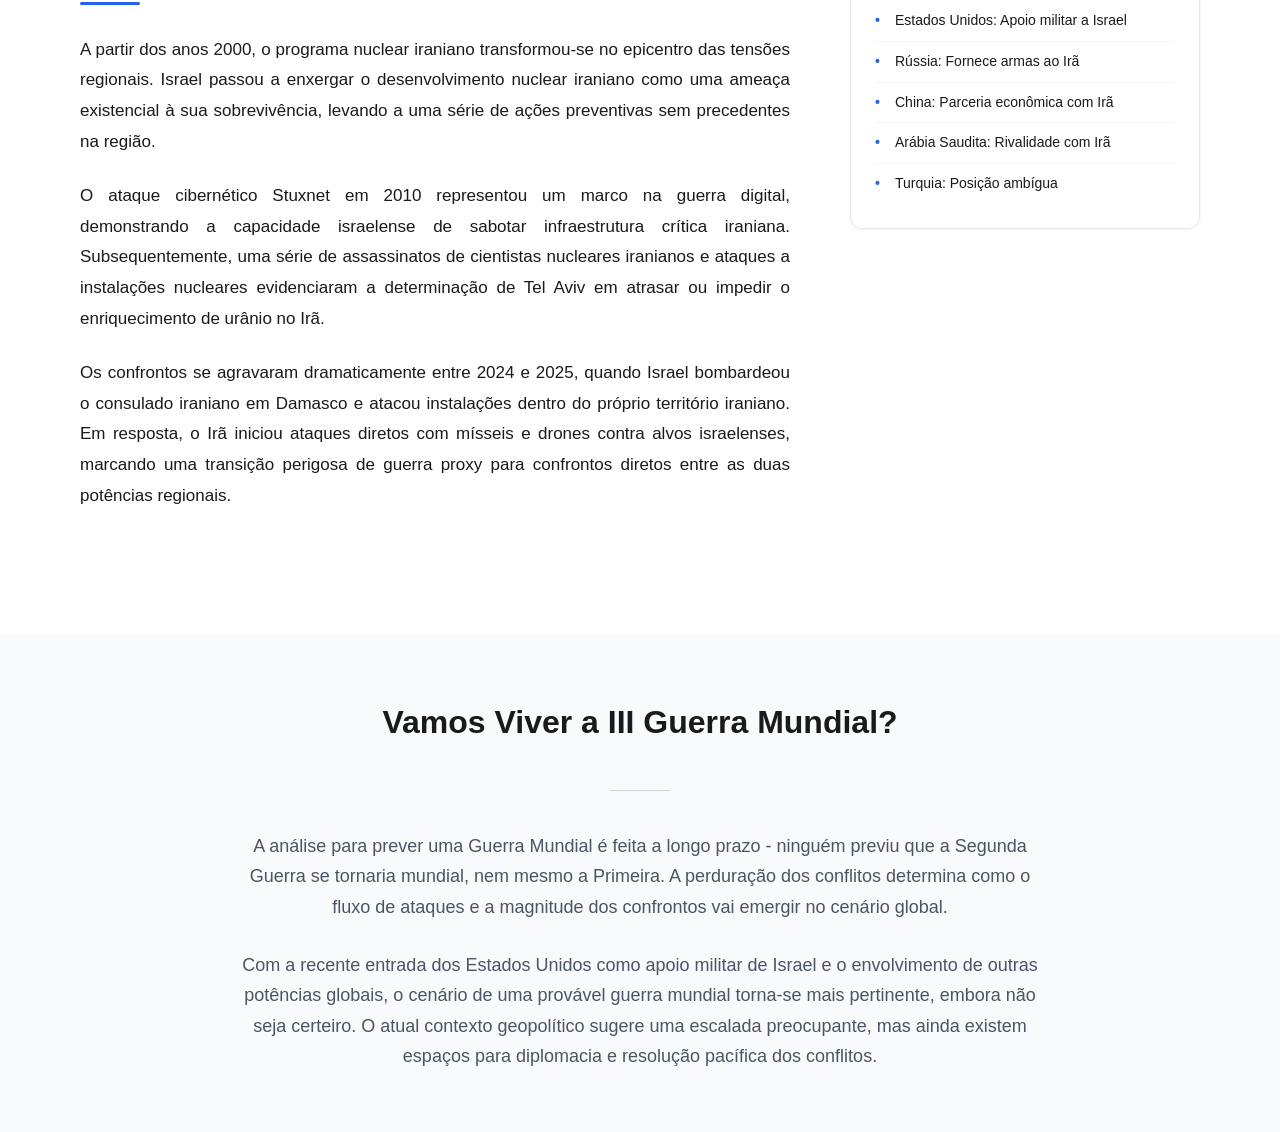
<file: HTML/guerra.html>
<!DOCTYPE html>
<html lang="pt-BR">
<head>
    <meta charset="UTF-8">
    <meta name="viewport" content="width=device-width, initial-scale=1.0">
    <title>Metamorfose News - Análise Geopolítica</title>
    <style>
        * {
            margin: 0;
            padding: 0;
            box-sizing: border-box;
        }

        body {
            font-family: 'Inter', -apple-system, BlinkMacSystemFont, 'Segoe UI', Roboto, sans-serif;
            background: #fafafa;
            color: #1a1a1a;
            line-height: 1.7;
        }

        .back-button {
            position: fixed;
            top: 20px;
            left: 20px;
            z-index: 1000;
            background: #ffffff;
            border: 1px solid #e0e0e0;
            padding: 12px 20px;
            border-radius: 8px;
            cursor: pointer;
            display: flex;
            align-items: center;
            gap: 8px;
            font-size: 14px;
            font-weight: 500;
            color: #4a4a4a;
            text-decoration: none;
            transition: all 0.2s ease;
            box-shadow: 0 2px 8px rgba(0,0,0,0.08);
        }

        .back-button:hover {
            background: #f5f5f5;
            transform: translateY(-1px);
            box-shadow: 0 4px 12px rgba(0,0,0,0.12);
        }

        .back-button::before {
            content: "←";
            font-size: 16px;
            font-weight: bold;
        }

        .container {
            max-width: 1400px;
            margin: 0 auto;
            background: #ffffff;
            min-height: 100vh;
        }

        .header {
            background: #ffffff;
            border-bottom: 1px solid #e0e0e0;
            padding: 20px 0;
            position: sticky;
            top: 0;
            z-index: 100;
            backdrop-filter: blur(10px);
        }

        .header-content {
            max-width: 1200px;
            margin: 0 auto;
            padding: 0 40px;
            display: flex;
            justify-content: space-between;
            align-items: center;
        }

        .logo {
            font-size: 28px;
            font-weight: 700;
            color: #1a1a1a;
            letter-spacing: -0.5px;
        }

        .logo .accent {
            color: #2563eb;
        }

        .header-meta {
            display: flex;
            align-items: center;
            gap: 30px;
            font-size: 14px;
            color: #6b7280;
        }

        .date-badge {
            background: #f3f4f6;
            padding: 6px 12px;
            border-radius: 6px;
            font-weight: 500;
        }

        .hero-section {
            background: linear-gradient(135deg, #1e293b 0%, #334155 100%);
            color: #ffffff;
            padding: 80px 40px 60px;
            text-align: center;
        }

        .hero-content {
            max-width: 900px;
            margin: 0 auto;
        }

        .category-tag {
            background: #dc2626;
            color: #ffffff;
            padding: 8px 16px;
            border-radius: 20px;
            font-size: 12px;
            font-weight: 600;
            text-transform: uppercase;
            letter-spacing: 1px;
            display: inline-block;
            margin-bottom: 24px;
        }

        .hero-title {
            font-size: clamp(36px, 5vw, 64px);
            font-weight: 800;
            line-height: 1.1;
            margin-bottom: 20px;
            letter-spacing: -1px;
        }

        .hero-subtitle {
            font-size: 20px;
            font-weight: 400;
            opacity: 0.9;
            margin-bottom: 30px;
            line-height: 1.4;
        }

        .reading-time {
            background: rgba(255,255,255,0.1);
            padding: 8px 16px;
            border-radius: 20px;
            font-size: 14px;
            display: inline-block;
        }

        .main-content {
            max-width: 1200px;
            margin: 0 auto;
            padding: 60px 40px;
            display: grid;
            grid-template-columns: 1fr 350px;
            gap: 60px;
        }

        .article {
            font-size: 17px;
            line-height: 1.8;
        }

        .section-title {
            font-size: 28px;
            font-weight: 700;
            color: #1a1a1a;
            margin-bottom: 30px;
            position: relative;
            padding-bottom: 12px;
        }

        .section-title::after {
            content: '';
            position: absolute;
            bottom: 0;
            left: 0;
            width: 60px;
            height: 3px;
            background: #2563eb;
            border-radius: 2px;
        }

        .article p {
            margin-bottom: 24px;
            text-align: justify;
        }

        .quote-block {
            background: #f8fafc;
            border-left: 4px solid #2563eb;
            padding: 24px;
            margin: 40px 0;
            border-radius: 0 8px 8px 0;
        }

        .quote-block .author {
            font-weight: 600;
            color: #2563eb;
            margin-bottom: 8px;
        }

        .quote-block .text {
            font-style: italic;
            font-size: 18px;
            line-height: 1.6;
        }

        .sidebar {
            position: sticky;
            top: 120px;
            height: fit-content;
        }

        .sidebar-card {
            background: #ffffff;
            border: 1px solid #e5e7eb;
            border-radius: 12px;
            padding: 24px;
            margin-bottom: 24px;
            box-shadow: 0 1px 3px rgba(0,0,0,0.05);
        }

        .sidebar-title {
            font-size: 18px;
            font-weight: 600;
            margin-bottom: 16px;
            color: #1a1a1a;
        }

        .map-visual {
            width: 100%;
            height: 200px;
            background: linear-gradient(135deg, #dbeafe 0%, #bfdbfe 100%);
            border-radius: 8px;
            display: flex;
            align-items: center;
            justify-content: center;
            margin-bottom: 16px;
            position: relative;
            overflow: hidden;
        }

        .map-visual::before {
            content: '';
            position: absolute;
            width: 100%;
            height: 100%;
            background: url('data:image/svg+xml,<svg xmlns="http://www.w3.org/2000/svg" viewBox="0 0 300 200"><rect width="300" height="200" fill="%23f0f9ff"/><circle cx="100" cy="80" r="6" fill="%23dc2626"/><circle cx="200" cy="120" r="6" fill="%2316a34a"/><path d="M100 80 Q150 60 200 120" stroke="%236b7280" stroke-width="2" fill="none" stroke-dasharray="4,4"/><text x="150" y="110" text-anchor="middle" font-family="Arial" font-size="12" fill="%234b5563">Oriente Médio</text></svg>');
            background-size: cover;
        }

        .key-points {
            list-style: none;
        }

        .key-points li {
            padding: 8px 0;
            border-bottom: 1px solid #f3f4f6;
            font-size: 14px;
            position: relative;
            padding-left: 20px;
        }

        .key-points li::before {
            content: '•';
            color: #2563eb;
            font-weight: bold;
            position: absolute;
            left: 0;
        }

        .key-points li:last-child {
            border-bottom: none;
        }

        .timeline-card {
            background: #fef3f2;
            border: 1px solid #fecaca;
        }

        .timeline-card .sidebar-title {
            color: #dc2626;
        }

        .final-section {
            background: #f8fafc;
            padding: 60px 40px;
            margin-top: 40px;
        }

        .final-content {
            max-width: 800px;
            margin: 0 auto;
            text-align: center;
        }

        .final-title {
            font-size: 32px;
            font-weight: 700;
            color: #1a1a1a;
            margin-bottom: 24px;
        }

        .final-text {
            font-size: 18px;
            line-height: 1.7;
            color: #4b5563;
        }

        .divider {
            width: 60px;
            height: 1px;
            background: #d1d5db;
            margin: 40px auto;
        }

        @media (max-width: 1024px) {
            .main-content {
                grid-template-columns: 1fr;
                gap: 40px;
                padding: 40px 20px;
            }

            .sidebar {
                position: static;
            }

            .hero-section {
                padding: 60px 20px 40px;
            }

            .header-content {
                padding: 0 20px;
                flex-direction: column;
                gap: 16px;
                text-align: center;
            }

            .header-meta {
                gap: 20px;
            }
        }

        @media (max-width: 768px) {
            .back-button {
                top: 10px;
                left: 10px;
                padding: 10px 16px;
                font-size: 13px;
            }

            .hero-section {
                padding: 40px 16px 30px;
            }

            .main-content {
                padding: 30px 16px;
            }

            .article {
                font-size: 16px;
            }
        }

        .loading-animation {
            opacity: 0;
            transform: translateY(20px);
            animation: fadeInUp 0.6s ease forwards;
        }

        @keyframes fadeInUp {
            to {
                opacity: 1;
                transform: translateY(0);
            }
        }

        .article > * {
            animation-delay: 0.1s;
        }

        .sidebar-card:nth-child(1) { animation-delay: 0.2s; }
        .sidebar-card:nth-child(2) { animation-delay: 0.3s; }
    </style>
</head>
<body>
    <a href="#" class="back-button" onclick="history.back(); return false;">Voltar</a>

    <div class="container">
        <header class="header">
            <div class="header-content">
                <div class="logo">Metamorfose<span class="accent">.News</span></div>
                <div class="header-meta">
                    <span>Análise Geopolítica</span>
                    <div class="date-badge">21 de julho de 2025</div>
                </div>
            </div>
        </header>

        <section class="hero-section">
            <div class="hero-content">
                <div class="category-tag">Geopolítica</div>
                <h1 class="hero-title">Estamos Mais Perto da III Guerra Mundial</h1>
                <p class="hero-subtitle">Análise profunda sobre o conflito Irã x Israel e suas implicações para uma possível Grande Guerra do século 21</p>
                <div class="reading-time">8 min de leitura</div>
            </div>
        </section>

        <div class="main-content">
            <article class="article loading-animation">
                <h2 class="section-title">Origens do Conflito</h2>
                
                <p>O conflito entre Irã e Israel, embora tenha raízes históricas profundas, intensificou-se drasticamente a partir da Revolução Islâmica de 1979. Este momento marcou uma ruptura definitiva nas relações diplomáticas entre os dois países, quando o Irã, sob o regime do aiatiolá Khomeini, rompeu os laços estabelecidos com Israel durante o período do xá.</p>

                <p>A partir desta transformação geopolítica, o Irã passou a considerar Israel como "inimigo do Islã" e "Satã menor" no cenário regional, adotando uma postura radical que cortou completamente as relações diplomáticas e definiu o apoio a grupos palestinos e xiitas como eixo central de sua estratégia de "resistência islâmica" contra o projeto sionista.</p>

                <div class="quote-block">
                    <div class="author">Benjamin Netanyahu, Primeiro-Ministro de Israel</div>
                    <div class="text">"O recente ataque de Israel contra o Irã é altamente estratégico" dizem especialistas. Em 2023, com o início dos ataques massivos do Grupo Hamas, na Faixa de Gaza, o Estado de Israel tem cometido inúmeros crimes de guerra.</div>
                </div>

                <p>Desde então, o Irã desenvolveu uma estratégia de confronto indireto, utilizando grupos proxy como Hamas, Hezbollah e houthis para desafiar Israel sem entrar em guerra direta. Esta abordagem permitiu ao regime iraniano manter pressão constante sobre Israel enquanto evitava um confronto militar total que poderia resultar em sua própria destruição.</p>

                <p>Por sua vez, Israel respondeu com uma estratégia de contenção que incluiu ataques pontuais, assassinatos seletivos de líderes iranianos e operações secretas em solo iraniano ou em territórios controlados pelo Irã. Esta dinâmica criou um estado de guerra fria regional que perdura há mais de quatro décadas.</p>

                <h2 class="section-title">Escalada Nuclear</h2>

                <p>A partir dos anos 2000, o programa nuclear iraniano transformou-se no epicentro das tensões regionais. Israel passou a enxergar o desenvolvimento nuclear iraniano como uma ameaça existencial à sua sobrevivência, levando a uma série de ações preventivas sem precedentes na região.</p>

                <p>O ataque cibernético Stuxnet em 2010 representou um marco na guerra digital, demonstrando a capacidade israelense de sabotar infraestrutura crítica iraniana. Subsequentemente, uma série de assassinatos de cientistas nucleares iranianos e ataques a instalações nucleares evidenciaram a determinação de Tel Aviv em atrasar ou impedir o enriquecimento de urânio no Irã.</p>

                <p>Os confrontos se agravaram dramaticamente entre 2024 e 2025, quando Israel bombardeou o consulado iraniano em Damasco e atacou instalações dentro do próprio território iraniano. Em resposta, o Irã iniciou ataques diretos com mísseis e drones contra alvos israelenses, marcando uma transição perigosa de guerra proxy para confrontos diretos entre as duas potências regionais.</p>
            </article>

            <aside class="sidebar">
                <div class="sidebar-card">
                    <h3 class="sidebar-title">Contexto Geográfico</h3>
                    <div class="map-visual"></div>
                    <ul class="key-points">
                        <li>Distância: 2.310 km entre Teerã e Tel Aviv</li>
                        <li>Mísseis iranianos podem atingir Israel em 12 minutos</li>
                        <li>Bases militares americanas na região</li>
                        <li>Estreito de Hormuz: 20% do petróleo mundial</li>
                    </ul>
                </div>

                <div class="sidebar-card timeline-card">
                    <h3 class="sidebar-title">Cronologia Recente</h3>
                    <ul class="key-points">
                        <li><strong>Jun 2025:</strong> Operação Leão Ascendente</li>
                        <li><strong>Mai 2025:</strong> Ataques a instalações nucleares</li>
                        <li><strong>Abr 2025:</strong> Bombardeio do consulado em Damasco</li>
                        <li><strong>2024:</strong> Início dos ataques diretos</li>
                        <li><strong>2023:</strong> Escalada com Hamas</li>
                    </ul>
                </div>

                <div class="sidebar-card">
                    <h3 class="sidebar-title">Atores Regionais</h3>
                    <ul class="key-points">
                        <li>Estados Unidos: Apoio militar a Israel</li>
                        <li>Rússia: Fornece armas ao Irã</li>
                        <li>China: Parceria econômica com Irã</li>
                        <li>Arábia Saudita: Rivalidade com Irã</li>
                        <li>Turquia: Posição ambígua</li>
                    </ul>
                </div>
            </aside>
        </div>

        <section class="final-section">
            <div class="final-content">
                <h2 class="final-title">Vamos Viver a III Guerra Mundial?</h2>
                <div class="divider"></div>
                <p class="final-text">A análise para prever uma Guerra Mundial é feita a longo prazo - ninguém previu que a Segunda Guerra se tornaria mundial, nem mesmo a Primeira. A perduração dos conflitos determina como o fluxo de ataques e a magnitude dos confrontos vai emergir no cenário global.</p>
                <br>
                <p class="final-text">Com a recente entrada dos Estados Unidos como apoio militar de Israel e o envolvimento de outras potências globais, o cenário de uma provável guerra mundial torna-se mais pertinente, embora não seja certeiro. O atual contexto geopolítico sugere uma escalada preocupante, mas ainda existem espaços para diplomacia e resolução pacífica dos conflitos.</p>
            </div>
        </section>
    </div>

    <script>
        // Adiciona animações suaves aos elementos
        document.addEventListener('DOMContentLoaded', function() {
            const elements = document.querySelectorAll('.loading-animation');
            elements.forEach((el, index) => {
                el.style.animationDelay = `${index * 0.1}s`;
            });

            // Smooth scroll para links internos
            document.querySelectorAll('a[href^="#"]').forEach(anchor => {
                anchor.addEventListener('click', function (e) {
                    e.preventDefault();
                    const target = document.querySelector(this.getAttribute('href'));
                    if (target) {
                        target.scrollIntoView({
                            behavior: 'smooth',
                            block: 'start'
                        });
                    }
                });
            });
        });
    </script>
</body>
</html>
</file>
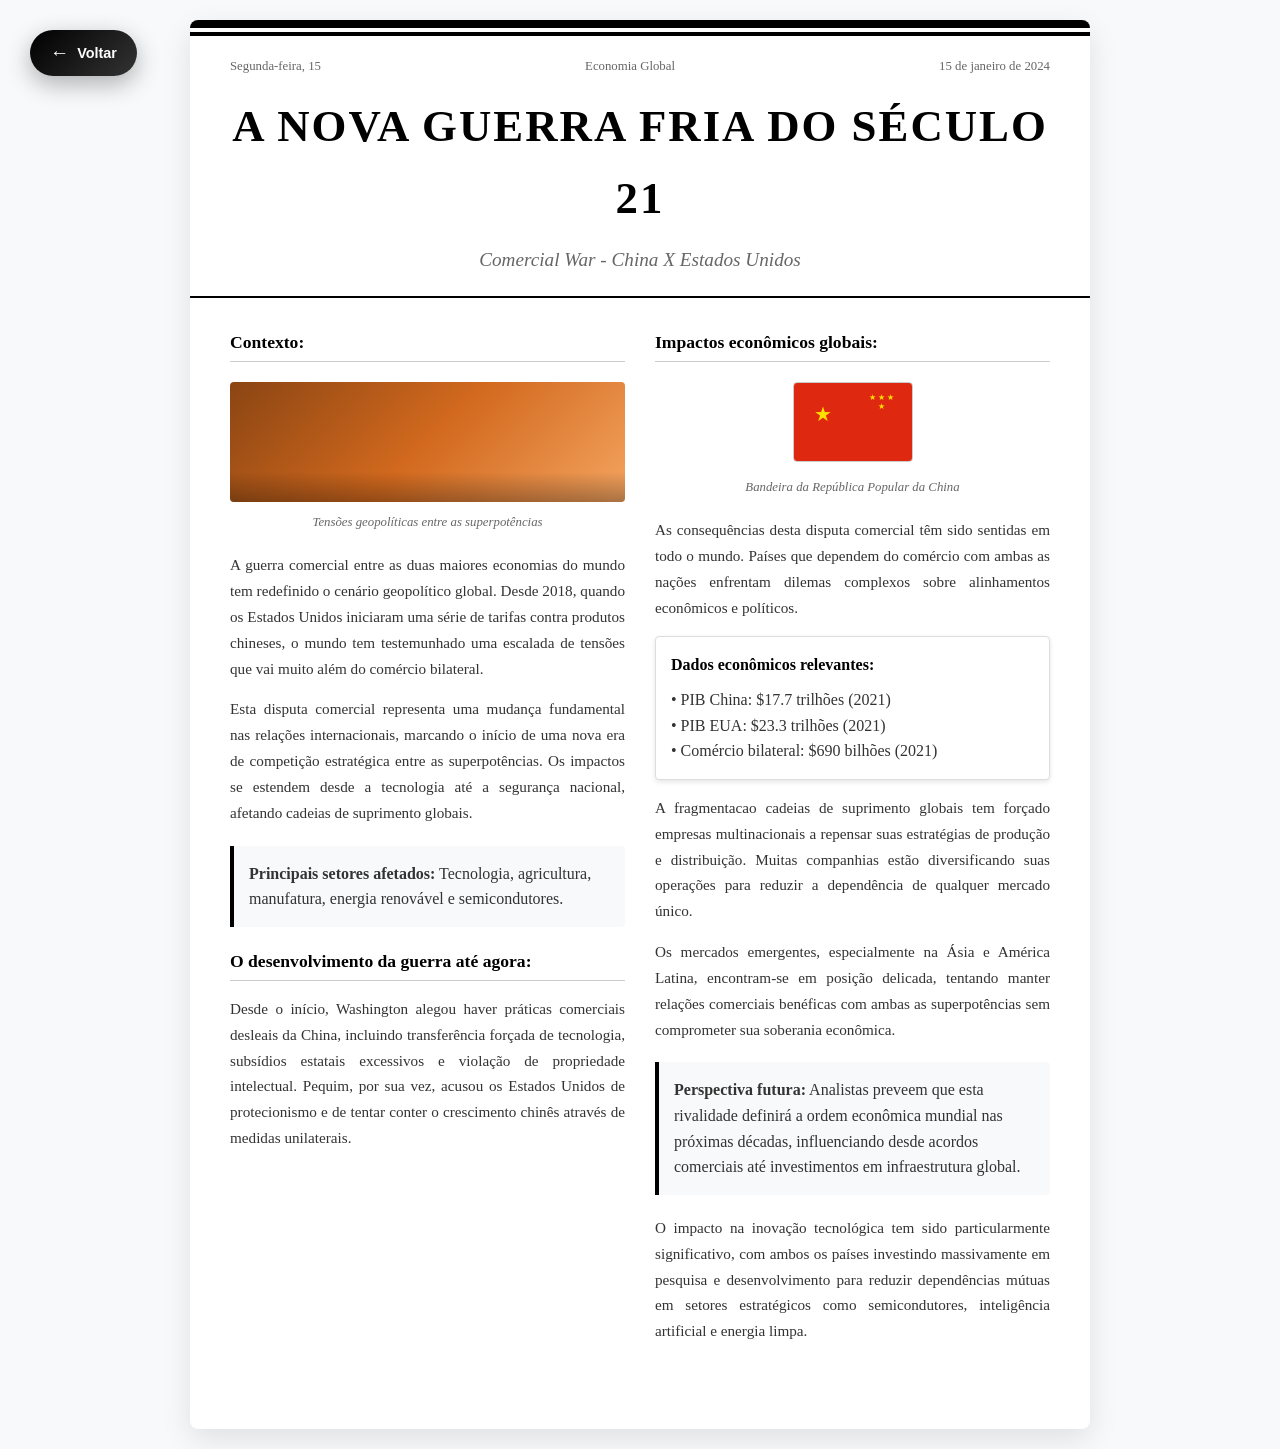
<file: HTML/guerrafria.html>
<!DOCTYPE html>
<html lang="pt-BR">
<head>
    <meta charset="UTF-8">
    <meta name="viewport" content="width=device-width, initial-scale=1.0">
    <title>A Nova Guerra Fria do Século 21</title>
    <style>
        * {
            margin: 0;
            padding: 0;
            box-sizing: border-box;
        }

        body {
            font-family: 'Times New Roman', serif;
            line-height: 1.6;
            color: #333;
            background: #f8f9fa;
        }

        .newspaper {
            max-width: 900px;
            margin: 20px auto;
            background: white;
            box-shadow: 0 10px 30px rgba(0,0,0,0.1);
            border-radius: 8px;
            overflow: hidden;
        }

        .header-bars {
            background: #000;
            height: 8px;
            margin-bottom: 4px;
        }

        .header-bars:nth-child(2) {
            height: 4px;
            margin-bottom: 20px;
        }

        .newspaper-header {
            padding: 0 40px;
            text-align: center;
            border-bottom: 2px solid #000;
            margin-bottom: 30px;
        }

        .date-info {
            display: flex;
            justify-content: space-between;
            font-size: 0.8rem;
            color: #666;
            margin-bottom: 15px;
        }

        .main-headline {
            font-size: 2.8rem;
            font-weight: bold;
            text-transform: uppercase;
            letter-spacing: 2px;
            margin-bottom: 10px;
            color: #000;
        }

        .sub-headline {
            font-size: 1.2rem;
            color: #666;
            margin-bottom: 20px;
            font-style: italic;
        }

        .content-wrapper {
            padding: 0 40px 40px;
        }

        .main-content {
            display: grid;
            grid-template-columns: 1fr 1fr;
            gap: 30px;
            margin-bottom: 30px;
        }

        .content-section {
            position: relative;
        }

        .section-title {
            font-size: 1.1rem;
            font-weight: bold;
            margin-bottom: 15px;
            color: #000;
            border-bottom: 1px solid #ccc;
            padding-bottom: 5px;
        }

        .content-text {
            font-size: 0.95rem;
            text-align: justify;
            line-height: 1.7;
            margin-bottom: 15px;
        }

        .image-container {
            margin: 20px 0;
            text-align: center;
        }

        .flag-image {
            width: 120px;
            height: 80px;
            background: linear-gradient(to right, #de2910 0%, #de2910 100%);
            position: relative;
            margin: 0 auto 15px;
            border: 1px solid #ccc;
            border-radius: 4px;
        }

        .flag-image::before {
            content: '★';
            position: absolute;
            top: 15px;
            left: 20px;
            color: #ffde00;
            font-size: 20px;
        }

        .flag-image::after {
            content: '★ ★ ★ ★';
            position: absolute;
            top: 10px;
            right: 15px;
            color: #ffde00;
            font-size: 8px;
            line-height: 1.2;
            text-align: center;
            width: 30px;
        }

        .landscape-image {
            width: 100%;
            height: 120px;
            background: linear-gradient(135deg, #8B4513 0%, #D2691E 50%, #F4A460 100%);
            border-radius: 4px;
            margin-bottom: 10px;
            position: relative;
            overflow: hidden;
        }

        .landscape-image::before {
            content: '';
            position: absolute;
            bottom: 0;
            left: 0;
            right: 0;
            height: 30px;
            background: linear-gradient(to top, rgba(0,0,0,0.3), transparent);
        }

        .image-caption {
            font-size: 0.8rem;
            color: #666;
            font-style: italic;
            margin-top: 5px;
        }

        .back-button {
            position: fixed;
            top: 30px;
            left: 30px;
            background: linear-gradient(135deg, #000 0%, #333 100%);
            color: white;
            border: none;
            padding: 12px 20px;
            border-radius: 50px;
            font-size: 0.9rem;
            font-weight: 600;
            cursor: pointer;
            box-shadow: 0 8px 25px rgba(0, 0, 0, 0.3);
            transition: all 0.3s ease;
            display: flex;
            align-items: center;
            gap: 8px;
            text-decoration: none;
            z-index: 1000;
        }

        .back-button:hover {
            transform: translateY(-2px);
            box-shadow: 0 12px 35px rgba(0, 0, 0, 0.4);
            background: linear-gradient(135deg, #333 0%, #000 100%);
        }

        .back-button::before {
            content: '←';
            font-size: 1.2rem;
            font-weight: bold;
        }

        .highlight-box {
            background: #f8f9fa;
            border-left: 4px solid #000;
            padding: 15px;
            margin: 20px 0;
            border-radius: 0 4px 4px 0;
        }

        .stats-box {
            background: #fff;
            border: 1px solid #ddd;
            padding: 15px;
            margin: 15px 0;
            border-radius: 4px;
            box-shadow: 0 2px 5px rgba(0,0,0,0.1);
        }

        .stats-title {
            font-weight: bold;
            margin-bottom: 10px;
            color: #000;
        }

        @media (max-width: 768px) {
            .newspaper {
                margin: 10px;
                border-radius: 0;
            }

            .content-wrapper {
                padding: 0 20px 20px;
            }

            .newspaper-header {
                padding: 0 20px;
            }

            .main-headline {
                font-size: 2rem;
                letter-spacing: 1px;
            }

            .main-content {
                grid-template-columns: 1fr;
                gap: 20px;
            }

            .back-button {
                top: 20px;
                left: 20px;
                padding: 10px 16px;
                font-size: 0.8rem;
            }
        }

        @media (max-width: 480px) {
            .main-headline {
                font-size: 1.5rem;
                letter-spacing: 0.5px;
            }

            .date-info {
                flex-direction: column;
                text-align: center;
                gap: 5px;
            }
        }
    </style>
</head>
<body>
    <button class="back-button" onclick="history.back()">
        Voltar
    </button>

    <div class="newspaper">
        <div class="header-bars"></div>
        <div class="header-bars"></div>
        
        <header class="newspaper-header">
            <div class="date-info">
                <span>Segunda-feira, 15</span>
                <span>Economia Global</span>
                <span>15 de janeiro de 2024</span>
            </div>
            <h1 class="main-headline">A Nova Guerra Fria do Século 21</h1>
            <p class="sub-headline">Comercial War - China X Estados Unidos</p>
        </header>

        <div class="content-wrapper">
            <div class="main-content">
                <section class="content-section">
                    <h2 class="section-title">Contexto:</h2>
                    
                    <div class="image-container">
                        <div class="landscape-image"></div>
                        <p class="image-caption">Tensões geopolíticas entre as superpotências</p>
                    </div>

                    <p class="content-text">
                        A guerra comercial entre as duas maiores economias do mundo tem redefinido o cenário geopolítico global. Desde 2018, quando os Estados Unidos iniciaram uma série de tarifas contra produtos chineses, o mundo tem testemunhado uma escalada de tensões que vai muito além do comércio bilateral.
                    </p>

                    <p class="content-text">
                        Esta disputa comercial representa uma mudança fundamental nas relações internacionais, marcando o início de uma nova era de competição estratégica entre as superpotências. Os impactos se estendem desde a tecnologia até a segurança nacional, afetando cadeias de suprimento globais.
                    </p>

                    <div class="highlight-box">
                        <p><strong>Principais setores afetados:</strong> Tecnologia, agricultura, manufatura, energia renovável e semicondutores.</p>
                    </div>

                    <h3 class="section-title">O desenvolvimento da guerra até agora:</h3>
                    
                    <p class="content-text">
                        Desde o início, Washington alegou haver práticas comerciais desleais da China, incluindo transferência forçada de tecnologia, subsídios estatais excessivos e violação de propriedade intelectual. Pequim, por sua vez, acusou os Estados Unidos de protecionismo e de tentar conter o crescimento chinês através de medidas unilaterais.
                    </p>
                </section>

                <section class="content-section">
                    <h2 class="section-title">Impactos econômicos globais:</h2>
                    
                    <div class="image-container">
                        <div class="flag-image"></div>
                        <p class="image-caption">Bandeira da República Popular da China</p>
                    </div>

                    <p class="content-text">
                        As consequências desta disputa comercial têm sido sentidas em todo o mundo. Países que dependem do comércio com ambas as nações enfrentam dilemas complexos sobre alinhamentos econômicos e políticos.
                    </p>

                    <div class="stats-box">
                        <div class="stats-title">Dados econômicos relevantes:</div>
                        <p>• PIB China: $17.7 trilhões (2021)</p>
                        <p>• PIB EUA: $23.3 trilhões (2021)</p>
                        <p>• Comércio bilateral: $690 bilhões (2021)</p>
                    </div>

                    <p class="content-text">
                        A fragmentacao cadeias de suprimento globais tem forçado empresas multinacionais a repensar suas estratégias de produção e distribuição. Muitas companhias estão diversificando suas operações para reduzir a dependência de qualquer mercado único.
                    </p>

                    <p class="content-text">
                        Os mercados emergentes, especialmente na Ásia e América Latina, encontram-se em posição delicada, tentando manter relações comerciais benéficas com ambas as superpotências sem comprometer sua soberania econômica.
                    </p>

                    <div class="highlight-box">
                        <p><strong>Perspectiva futura:</strong> Analistas preveem que esta rivalidade definirá a ordem econômica mundial nas próximas décadas, influenciando desde acordos comerciais até investimentos em infraestrutura global.</p>
                    </div>

                    <p class="content-text">
                        O impacto na inovação tecnológica tem sido particularmente significativo, com ambos os países investindo massivamente em pesquisa e desenvolvimento para reduzir dependências mútuas em setores estratégicos como semicondutores, inteligência artificial e energia limpa.
                    </p>
                </section>
            </div>
        </div>
    </div>
</body>
</html>
</file>
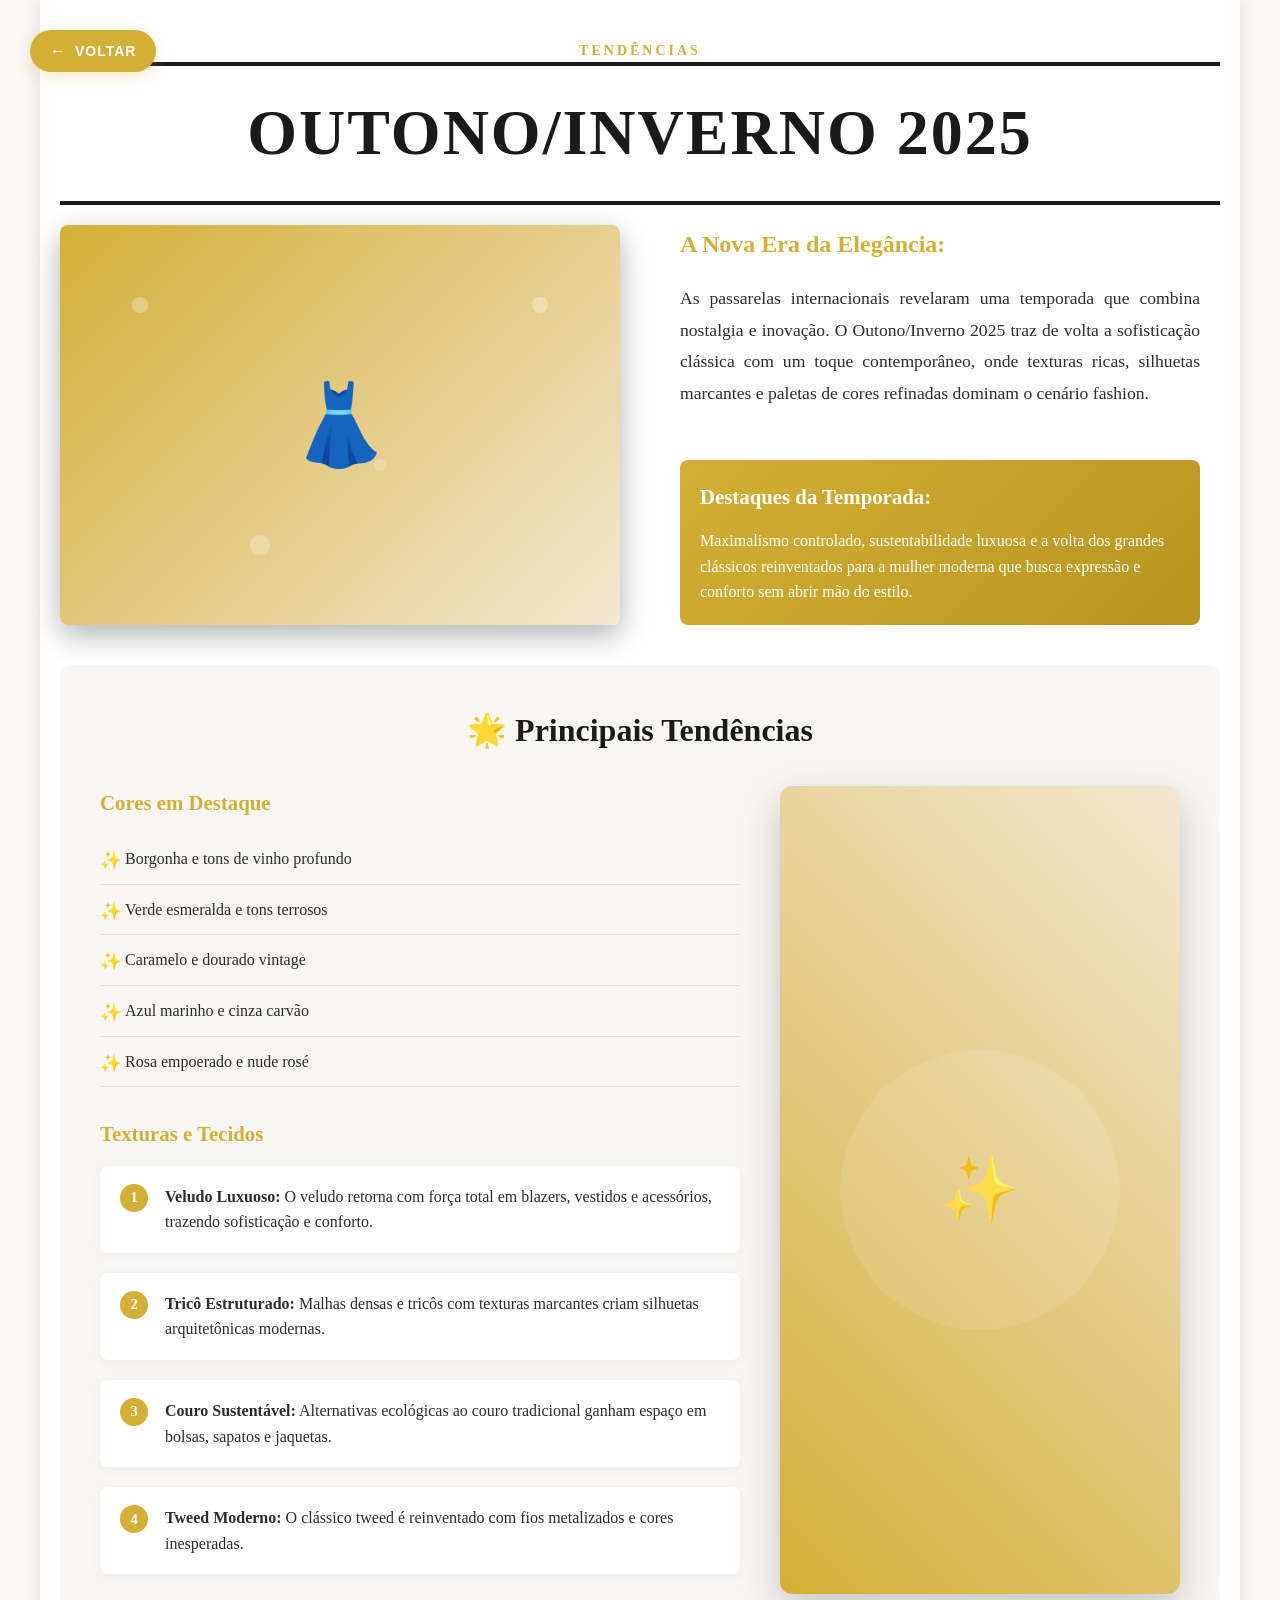
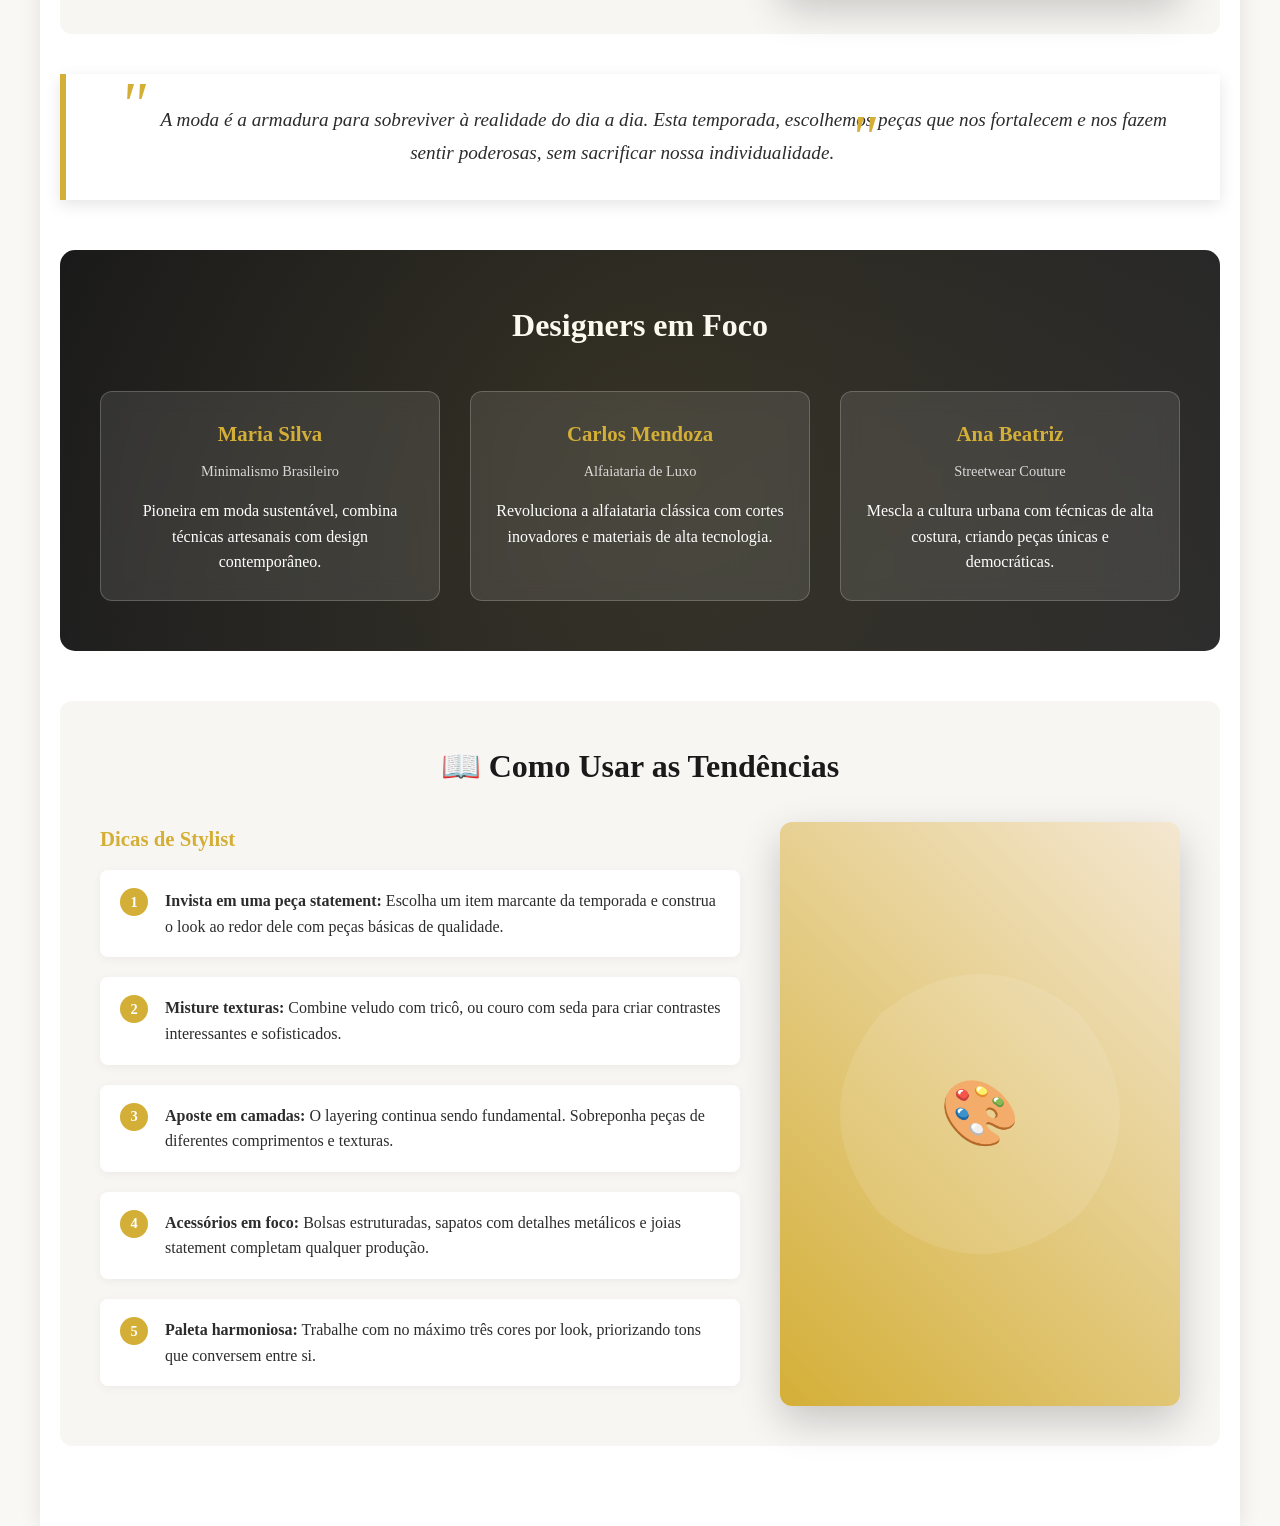
<file: HTML/outono.html>
<!DOCTYPE html>
<html lang="pt-BR">
<head>
    <meta charset="UTF-8">
    <meta name="viewport" content="width=device-width, initial-scale=1.0">
    <title>Tendências de Moda Outono/Inverno 2025</title>
    <style>
        * {
            margin: 0;
            padding: 0;
            box-sizing: border-box;
        }

        body {
            font-family: 'Georgia', serif;
            line-height: 1.6;
            color: #2c2c2c;
            background-color: #faf8f5;
        }

        .container {
            max-width: 1200px;
            margin: 0 auto;
            padding: 40px 20px;
            background: white;
            box-shadow: 0 0 20px rgba(0,0,0,0.1);
        }

        .header {
            text-align: center;
            margin-bottom: 40px;
        }

        .subtitle {
            font-size: 14px;
            font-weight: 600;
            letter-spacing: 3px;
            text-transform: uppercase;
            color: #d4af37;
            margin-bottom: 20px;
        }

        .main-title {
            font-size: 4rem;
            font-weight: bold;
            letter-spacing: 2px;
            text-transform: uppercase;
            color: #1a1a1a;
            margin-bottom: 30px;
            position: relative;
        }

        .main-title::before,
        .main-title::after {
            content: '';
            position: absolute;
            left: 0;
            right: 0;
            height: 4px;
            background: #1a1a1a;
        }

        .main-title::before {
            top: -20px;
        }

        .main-title::after {
            bottom: -20px;
        }

        .content-grid {
            display: grid;
            grid-template-columns: 1fr 1fr;
            gap: 40px;
            margin-bottom: 40px;
        }

        .hero-image {
            width: 100%;
            height: 400px;
            background: linear-gradient(135deg, #d4af37, #f4e7d1);
            border-radius: 8px;
            box-shadow: 0 10px 30px rgba(0,0,0,0.3);
            display: flex;
            align-items: center;
            justify-content: center;
            color: white;
            font-size: 5rem;
            position: relative;
            overflow: hidden;
        }

        .hero-image::before {
            content: '';
            position: absolute;
            top: 0;
            left: 0;
            right: 0;
            bottom: 0;
            background: url('data:image/svg+xml,<svg xmlns="http://www.w3.org/2000/svg" viewBox="0 0 100 100"><circle cx="20" cy="20" r="2" fill="rgba(255,255,255,0.3)"/><circle cx="80" cy="60" r="1.5" fill="rgba(255,255,255,0.2)"/><circle cx="50" cy="80" r="2.5" fill="rgba(255,255,255,0.25)"/></svg>') repeat;
            animation: shimmer 10s infinite ease-in-out;
        }

        @keyframes shimmer {
            0%, 100% { opacity: 0.3; }
            50% { opacity: 0.8; }
        }

        .intro-text {
            display: flex;
            flex-direction: column;
            justify-content: center;
            padding: 0 20px;
        }

        .tradition-title {
            font-size: 1.5rem;
            font-weight: 600;
            color: #d4af37;
            margin-bottom: 20px;
        }

        .description {
            font-size: 1.1rem;
            line-height: 1.8;
            text-align: justify;
            margin-bottom: 30px;
        }

        .fashion-highlight {
            background: linear-gradient(135deg, #d4af37, #b8941f);
            color: white;
            padding: 20px;
            border-radius: 8px;
            margin-top: 20px;
        }

        .fashion-highlight h3 {
            font-size: 1.3rem;
            margin-bottom: 15px;
        }

        .trends-section {
            background: #f8f6f3;
            padding: 40px;
            border-radius: 12px;
            margin: 40px 0;
        }

        .section-title {
            font-size: 2rem;
            font-weight: 600;
            color: #1a1a1a;
            margin-bottom: 30px;
            text-align: center;
        }

        .trends-content {
            display: grid;
            grid-template-columns: 1fr 400px;
            gap: 40px;
        }

        .trends-details h4 {
            font-size: 1.3rem;
            color: #d4af37;
            margin-bottom: 15px;
            font-weight: 600;
        }

        .trends-list {
            list-style: none;
            margin-bottom: 30px;
        }

        .trends-list li {
            padding: 12px 0;
            border-bottom: 1px solid #e0e0e0;
            position: relative;
            padding-left: 25px;
            font-size: 1rem;
        }

        .trends-list li::before {
            content: '✨';
            position: absolute;
            left: 0;
            font-size: 1.1rem;
        }

        .style-tips {
            counter-reset: tip-counter;
        }

        .style-tip {
            counter-increment: tip-counter;
            margin-bottom: 20px;
            padding: 18px;
            background: white;
            border-radius: 8px;
            position: relative;
            padding-left: 65px;
            box-shadow: 0 2px 10px rgba(0,0,0,0.05);
        }

        .style-tip::before {
            content: counter(tip-counter);
            position: absolute;
            left: 20px;
            top: 18px;
            background: #d4af37;
            color: white;
            width: 28px;
            height: 28px;
            border-radius: 50%;
            display: flex;
            align-items: center;
            justify-content: center;
            font-weight: bold;
            font-size: 0.9rem;
        }

        .lookbook-image {
            width: 100%;
            height: 100%;
            background: linear-gradient(45deg, #d4af37, #f4e7d1);
            border-radius: 12px;
            box-shadow: 0 15px 40px rgba(0,0,0,0.2);
            display: flex;
            align-items: center;
            justify-content: center;
            color: white;
            font-size: 4rem;
            position: relative;
            overflow: hidden;
        }

        .lookbook-image::before {
            content: '';
            position: absolute;
            top: 0;
            left: 0;
            right: 0;
            bottom: 0;
            background: url('data:image/svg+xml,<svg xmlns="http://www.w3.org/2000/svg" viewBox="0 0 200 200"><path d="M50,50 Q100,10 150,50 Q190,100 150,150 Q100,190 50,150 Q10,100 50,50" fill="rgba(255,255,255,0.1)"/></svg>') no-repeat center;
            animation: float 8s infinite ease-in-out;
        }

        @keyframes float {
            0%, 100% { transform: translateY(0) rotate(0deg); }
            50% { transform: translateY(-10px) rotate(5deg); }
        }

        .fashion-quote {
            background: #fff;
            padding: 30px;
            border-left: 6px solid #d4af37;
            margin: 40px 0;
            font-style: italic;
            font-size: 1.2rem;
            line-height: 1.7;
            text-align: center;
            box-shadow: 0 5px 15px rgba(0,0,0,0.1);
        }

        .fashion-quote::before {
            content: '"';
            font-size: 4rem;
            color: #d4af37;
            line-height: 0;
            margin-right: 10px;
        }

        .fashion-quote::after {
            content: '"';
            font-size: 4rem;
            color: #d4af37;
            line-height: 0;
            margin-left: 10px;
        }

        .designers-section {
            background: linear-gradient(135deg, #1a1a1a, #2d2d2d);
            color: white;
            padding: 50px 40px;
            border-radius: 15px;
            margin: 50px 0;
            position: relative;
            overflow: hidden;
        }

        .designers-section::before {
            content: '';
            position: absolute;
            top: -50%;
            right: -50%;
            width: 200%;
            height: 200%;
            background: radial-gradient(circle, rgba(212, 175, 55, 0.1) 0%, transparent 50%);
            animation: rotate 20s linear infinite;
        }

        @keyframes rotate {
            from { transform: rotate(0deg); }
            to { transform: rotate(360deg); }
        }

        .designers-grid {
            display: grid;
            grid-template-columns: repeat(auto-fit, minmax(250px, 1fr));
            gap: 30px;
            position: relative;
            z-index: 1;
        }

        .designer-card {
            background: rgba(255,255,255,0.1);
            backdrop-filter: blur(10px);
            padding: 25px;
            border-radius: 12px;
            text-align: center;
            border: 1px solid rgba(255,255,255,0.2);
            transition: all 0.3s ease;
        }

        .designer-card:hover {
            background: rgba(255,255,255,0.2);
            transform: translateY(-5px);
        }

        .designer-name {
            font-size: 1.3rem;
            font-weight: 600;
            margin-bottom: 10px;
            color: #d4af37;
        }

        .designer-specialty {
            font-size: 0.9rem;
            opacity: 0.8;
            margin-bottom: 15px;
        }

        @media (max-width: 768px) {
            .main-title {
                font-size: 2.5rem;
            }

            .content-grid,
            .trends-content {
                grid-template-columns: 1fr;
                gap: 20px;
            }

            .container {
                padding: 20px 10px;
            }

            .trends-section,
            .designers-section {
                padding: 25px 20px;
            }

            .hero-image,
            .lookbook-image {
                height: 250px;
                font-size: 3rem;
            }
        }

        .fade-in {
            animation: fadeIn 1s ease-in;
        }

        @keyframes fadeIn {
            from { opacity: 0; transform: translateY(20px); }
            to { opacity: 1; transform: translateY(0); }
        }

        .back-button {
            position: fixed;
            top: 30px;
            left: 30px;
            background: #d4af37;
            color: white;
            border: none;
            padding: 12px 20px;
            border-radius: 50px;
            cursor: pointer;
            font-size: 14px;
            font-weight: 600;
            text-transform: uppercase;
            letter-spacing: 1px;
            box-shadow: 0 4px 15px rgba(212, 175, 55, 0.3);
            transition: all 0.3s ease;
            z-index: 1000;
        }

        .back-button:hover {
            background: #b8941f;
            transform: translateY(-2px);
            box-shadow: 0 6px 20px rgba(212, 175, 55, 0.4);
        }

        .back-button::before {
            content: '←';
            margin-right: 8px;
            font-size: 16px;
        }

        @media (max-width: 768px) {
            .back-button {
                top: 20px;
                left: 20px;
                padding: 10px 16px;
                font-size: 12px;
            }
        }
    </style>
</head>
<body>
    <button class="back-button" onclick="goBack()">Voltar</button>
    
    <div class="container fade-in">
        <header class="header">
            <div class="subtitle">TENDÊNCIAS</div>
            <h1 class="main-title">Outono/Inverno 2025</h1>
        </header>

        <section class="content-grid">
            <div>
                <div class="hero-image">👗</div>
            </div>
            <div class="intro-text">
                <h2 class="tradition-title">A Nova Era da Elegância:</h2>
                <p class="description">
                    As passarelas internacionais revelaram uma temporada que combina nostalgia e inovação. O Outono/Inverno 2025 traz de volta a sofisticação clássica com um toque contemporâneo, onde texturas ricas, silhuetas marcantes e paletas de cores refinadas dominam o cenário fashion.
                </p>
                
                <div class="fashion-highlight">
                    <h3>Destaques da Temporada:</h3>
                    <p>Maximalismo controlado, sustentabilidade luxuosa e a volta dos grandes clássicos reinventados para a mulher moderna que busca expressão e conforto sem abrir mão do estilo.</p>
                </div>
            </div>
        </section>

        <section class="trends-section">
            <h2 class="section-title">🌟 Principais Tendências</h2>
            <div class="trends-content">
                <div class="trends-details">
                    <h4>Cores em Destaque</h4>
                    <ul class="trends-list">
                        <li>Borgonha e tons de vinho profundo</li>
                        <li>Verde esmeralda e tons terrosos</li>
                        <li>Caramelo e dourado vintage</li>
                        <li>Azul marinho e cinza carvão</li>
                        <li>Rosa empoerado e nude rosé</li>
                    </ul>

                    <h4>Texturas e Tecidos</h4>
                    <div class="style-tips">
                        <div class="style-tip">
                            <strong>Veludo Luxuoso:</strong> O veludo retorna com força total em blazers, vestidos e acessórios, trazendo sofisticação e conforto.
                        </div>
                        <div class="style-tip">
                            <strong>Tricô Estruturado:</strong> Malhas densas e tricôs com texturas marcantes criam silhuetas arquitetônicas modernas.
                        </div>
                        <div class="style-tip">
                            <strong>Couro Sustentável:</strong> Alternativas ecológicas ao couro tradicional ganham espaço em bolsas, sapatos e jaquetas.
                        </div>
                        <div class="style-tip">
                            <strong>Tweed Moderno:</strong> O clássico tweed é reinventado com fios metalizados e cores inesperadas.
                        </div>
                    </div>
                </div>
                <div class="lookbook-image">✨</div>
            </div>
        </section>

        <div class="fashion-quote">
            A moda é a armadura para sobreviver à realidade do dia a dia. Esta temporada, escolhemos peças que nos fortalecem e nos fazem sentir poderosas, sem sacrificar nossa individualidade.
        </div>

        <section class="designers-section">
            <h2 class="section-title" style="color: white; margin-bottom: 40px;">Designers em Foco</h2>
            <div class="designers-grid">
                <div class="designer-card">
                    <div class="designer-name">Maria Silva</div>
                    <div class="designer-specialty">Minimalismo Brasileiro</div>
                    <p>Pioneira em moda sustentável, combina técnicas artesanais com design contemporâneo.</p>
                </div>
                <div class="designer-card">
                    <div class="designer-name">Carlos Mendoza</div>
                    <div class="designer-specialty">Alfaiataria de Luxo</div>
                    <p>Revoluciona a alfaiataria clássica com cortes inovadores e materiais de alta tecnologia.</p>
                </div>
                <div class="designer-card">
                    <div class="designer-name">Ana Beatriz</div>
                    <div class="designer-specialty">Streetwear Couture</div>
                    <p>Mescla a cultura urbana com técnicas de alta costura, criando peças únicas e democráticas.</p>
                </div>
            </div>
        </section>

        <section class="trends-section">
            <h2 class="section-title">📖 Como Usar as Tendências</h2>
            <div class="trends-content">
                <div class="trends-details">
                    <h4>Dicas de Stylist</h4>
                    <div class="style-tips">
                        <div class="style-tip">
                            <strong>Invista em uma peça statement:</strong> Escolha um item marcante da temporada e construa o look ao redor dele com peças básicas de qualidade.
                        </div>
                        <div class="style-tip">
                            <strong>Misture texturas:</strong> Combine veludo com tricô, ou couro com seda para criar contrastes interessantes e sofisticados.
                        </div>
                        <div class="style-tip">
                            <strong>Aposte em camadas:</strong> O layering continua sendo fundamental. Sobreponha peças de diferentes comprimentos e texturas.
                        </div>
                        <div class="style-tip">
                            <strong>Acessórios em foco:</strong> Bolsas estruturadas, sapatos com detalhes metálicos e joias statement completam qualquer produção.
                        </div>
                        <div class="style-tip">
                            <strong>Paleta harmoniosa:</strong> Trabalhe com no máximo três cores por look, priorizando tons que conversem entre si.
                        </div>
                    </div>
                </div>
                <div class="lookbook-image">🎨</div>
            </div>
        </section>
    </div>

    <script>
        function goBack() {
            if (window.history.length > 1) {
                window.history.back();
            } else {
                window.location.href = '/';
            }
        }

        document.addEventListener('DOMContentLoaded', function() {
            const elements = document.querySelectorAll('.trends-section, .fashion-quote, .designers-section');
            
            const observer = new IntersectionObserver((entries) => {
                entries.forEach(entry => {
                    if (entry.isIntersecting) {
                        entry.target.style.opacity = '1';
                        entry.target.style.transform = 'translateY(0)';
                    }
                });
            });

            elements.forEach(el => {
                el.style.opacity = '0';
                el.style.transform = 'translateY(30px)';
                el.style.transition = 'all 0.6s ease';
                observer.observe(el);
            });
        });
    </script>
</body>
</html>
</file>
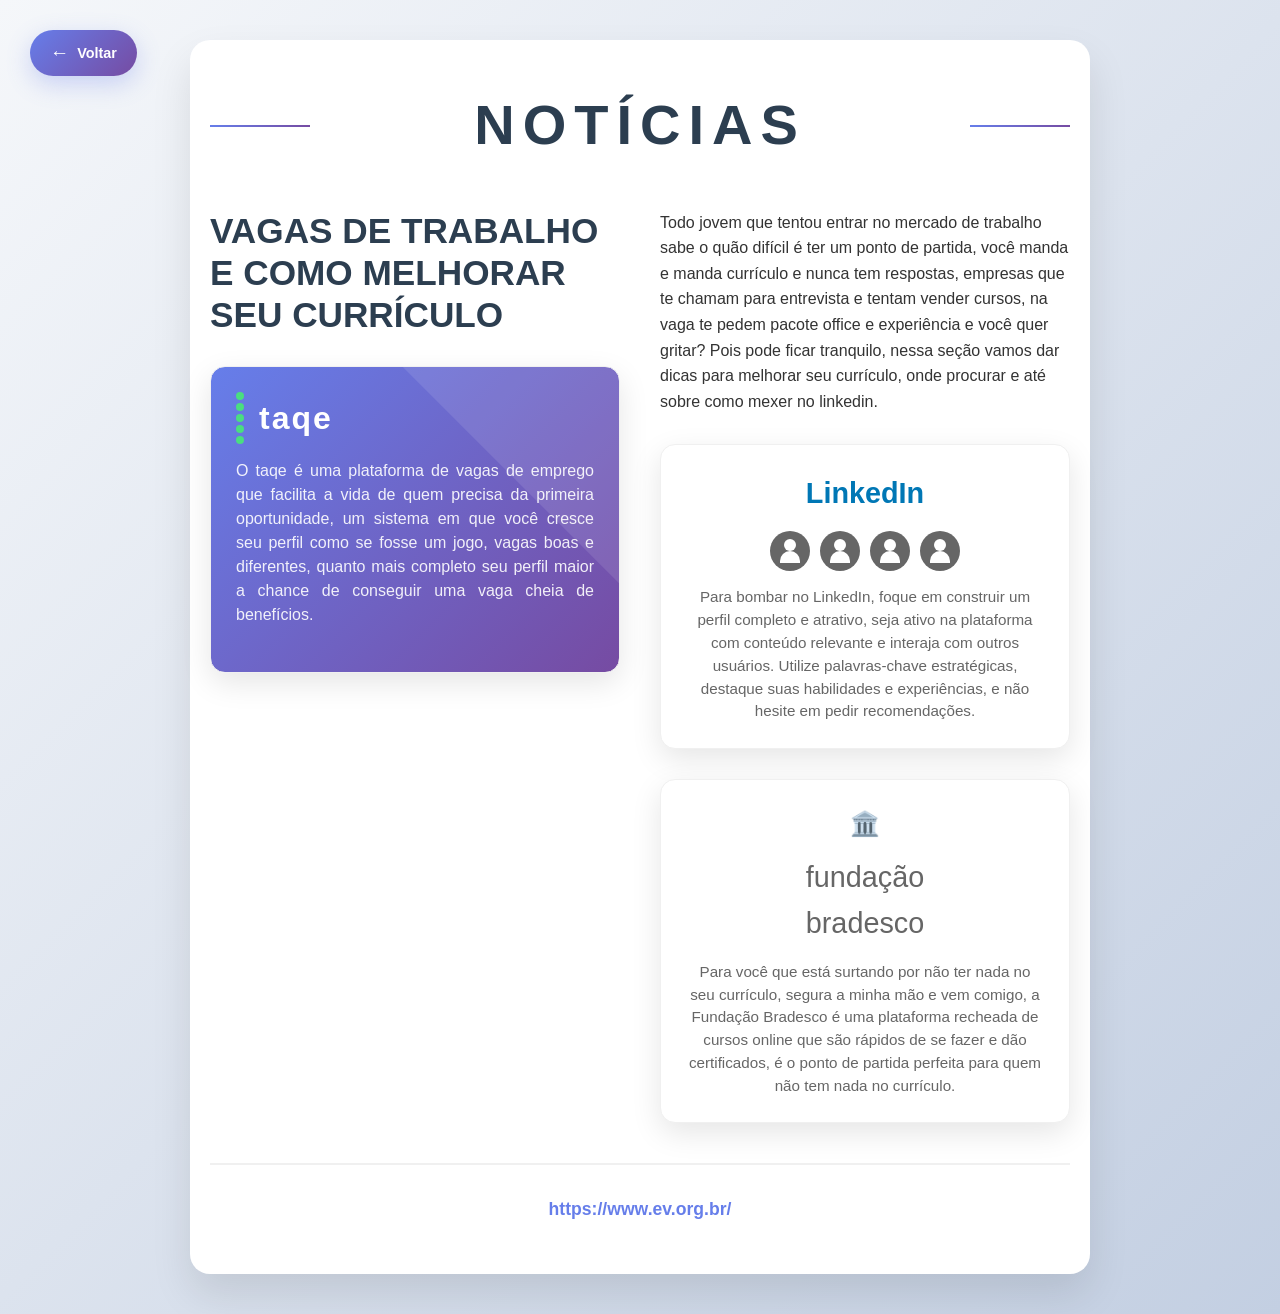
<file: HTML/vagasemprego.html>
<!DOCTYPE html>
<html lang="pt-BR">
<head>
    <meta charset="UTF-8">
    <meta name="viewport" content="width=device-width, initial-scale=1.0">
    <title>Notícias - Vagas de Emprego</title>
    <style>
        * {
            margin: 0;
            padding: 0;
            box-sizing: border-box;
        }

        body {
            font-family: 'Segoe UI', Tahoma, Geneva, Verdana, sans-serif;
            line-height: 1.6;
            color: #333;
            background: linear-gradient(135deg, #f5f7fa 0%, #c3cfe2 100%);
            min-height: 100vh;
        }

        .container {
            max-width: 900px;
            margin: 0 auto;
            padding: 20px;
            background: white;
            box-shadow: 0 20px 40px rgba(0,0,0,0.1);
            border-radius: 20px;
            margin-top: 40px;
            margin-bottom: 40px;
        }

        .header {
            text-align: center;
            margin-bottom: 40px;
            position: relative;
        }

        .header::before,
        .header::after {
            content: '';
            position: absolute;
            top: 50%;
            width: 100px;
            height: 2px;
            background: linear-gradient(90deg, #667eea 0%, #764ba2 100%);
        }

        .header::before {
            left: 0;
        }

        .header::after {
            right: 0;
        }

        .header h1 {
            font-size: 3.5rem;
            font-weight: 900;
            letter-spacing: 8px;
            color: #2c3e50;
            text-transform: uppercase;
            margin: 20px 0;
        }

        .main-content {
            display: grid;
            grid-template-columns: 1fr 1fr;
            gap: 40px;
            margin-bottom: 40px;
        }

        .article-section h2 {
            font-size: 2.2rem;
            font-weight: 800;
            color: #2c3e50;
            margin-bottom: 30px;
            line-height: 1.2;
            text-transform: uppercase;
        }

        .article-section p {
            font-size: 1rem;
            color: #555;
            margin-bottom: 20px;
            text-align: justify;
        }

        .platforms {
            display: flex;
            flex-direction: column;
            gap: 30px;
        }

        .platform-card {
            background: white;
            border-radius: 15px;
            padding: 25px;
            box-shadow: 0 10px 30px rgba(0,0,0,0.1);
            transition: transform 0.3s ease, box-shadow 0.3s ease;
            border: 1px solid #f0f0f0;
        }

        .platform-card:hover {
            transform: translateY(-5px);
            box-shadow: 0 20px 40px rgba(0,0,0,0.15);
        }

        .taqe-card {
            background: linear-gradient(135deg, #667eea 0%, #764ba2 100%);
            color: white;
            position: relative;
            overflow: hidden;
        }

        .taqe-card::before {
            content: '';
            position: absolute;
            top: -50%;
            right: -50%;
            width: 100%;
            height: 100%;
            background: rgba(255,255,255,0.1);
            transform: rotate(45deg);
        }

        .taqe-logo {
            display: flex;
            align-items: center;
            gap: 15px;
            margin-bottom: 15px;
        }

        .dots {
            display: flex;
            flex-direction: column;
            gap: 3px;
        }

        .dot {
            width: 8px;
            height: 8px;
            background: #4ade80;
            border-radius: 50%;
        }

        .taqe-text {
            font-size: 2rem;
            font-weight: 700;
            letter-spacing: 2px;
        }

        .linkedin-card {
            text-align: center;
        }

        .linkedin-logo {
            font-size: 1.8rem;
            font-weight: 700;
            color: #0077b5;
            margin-bottom: 15px;
        }

        .people-icons {
            display: flex;
            justify-content: center;
            gap: 10px;
            margin-bottom: 15px;
        }

        .person-icon {
            width: 40px;
            height: 40px;
            background: #666;
            border-radius: 50%;
            position: relative;
        }

        .person-icon::before {
            content: '';
            position: absolute;
            top: 8px;
            left: 50%;
            transform: translateX(-50%);
            width: 12px;
            height: 12px;
            background: white;
            border-radius: 50%;
        }

        .person-icon::after {
            content: '';
            position: absolute;
            bottom: 8px;
            left: 50%;
            transform: translateX(-50%);
            width: 20px;
            height: 12px;
            background: white;
            border-radius: 10px 10px 0 0;
        }

        .bradesco-card {
            text-align: center;
        }

        .bradesco-logo {
            font-size: 1.5rem;
            color: #c41e3a;
            margin-bottom: 10px;
        }

        .bradesco-text {
            font-size: 1.8rem;
            font-weight: 300;
            color: #666;
            text-transform: lowercase;
        }

        .platform-description {
            font-size: 0.95rem;
            color: #666;
            line-height: 1.5;
            margin-top: 15px;
        }

        .taqe-card .platform-description {
            color: rgba(255,255,255,0.9);
        }

        .footer {
            text-align: center;
            padding: 30px 0;
            border-top: 2px solid #f0f0f0;
            margin-top: 40px;
        }

        .footer a {
            color: #667eea;
            text-decoration: none;
            font-weight: 600;
            font-size: 1.1rem;
            transition: color 0.3s ease;
        }

        .footer a:hover {
            color: #764ba2;
        }

        .back-button {
            position: fixed;
            top: 30px;
            left: 30px;
            background: linear-gradient(135deg, #667eea 0%, #764ba2 100%);
            color: white;
            border: none;
            padding: 12px 20px;
            border-radius: 50px;
            font-size: 0.9rem;
            font-weight: 600;
            cursor: pointer;
            box-shadow: 0 8px 25px rgba(102, 126, 234, 0.3);
            transition: all 0.3s ease;
            display: flex;
            align-items: center;
            gap: 8px;
            text-decoration: none;
            z-index: 1000;
        }

        .back-button:hover {
            transform: translateY(-2px);
            box-shadow: 0 12px 35px rgba(102, 126, 234, 0.4);
            background: linear-gradient(135deg, #764ba2 0%, #667eea 100%);
        }

        .back-button::before {
            content: '←';
            font-size: 1.2rem;
            font-weight: bold;
        }

        @media (max-width: 768px) {
            .back-button {
                top: 20px;
                left: 20px;
                padding: 10px 16px;
                font-size: 0.8rem;
            }
        }

        @media (max-width: 768px) {
            .container {
                margin: 20px;
                padding: 20px;
                border-radius: 15px;
            }

            .header h1 {
                font-size: 2.5rem;
                letter-spacing: 4px;
            }

            .header::before,
            .header::after {
                width: 50px;
            }

            .main-content {
                grid-template-columns: 1fr;
                gap: 30px;
            }

            .article-section h2 {
                font-size: 1.8rem;
            }

            .platforms {
                gap: 20px;
            }

            .platform-card {
                padding: 20px;
            }
        }

        @media (max-width: 480px) {
            .header h1 {
                font-size: 2rem;
                letter-spacing: 2px;
            }

            .header::before,
            .header::after {
                display: none;
            }

            .article-section h2 {
                font-size: 1.5rem;
            }

            .taqe-text {
                font-size: 1.5rem;
            }
        }
    </style>
</head>
<body>
    <button class="back-button" onclick="history.back()">
        Voltar
    </button>
    <div class="container">
        <header class="header">
            <h1>Notícias</h1>
        </header>

        <main class="main-content">
            <section class="article-section">
                <h2>Vagas de Trabalho e Como Melhorar Seu Currículo</h2>
                
                <div class="platform-card taqe-card">
                    <div class="taqe-logo">
                        <div class="dots">
                            <div class="dot"></div>
                            <div class="dot"></div>
                            <div class="dot"></div>
                            <div class="dot"></div>
                            <div class="dot"></div>
                        </div>
                        <div class="taqe-text">taqe</div>
                    </div>
                    <p class="platform-description">
                        O taqe é uma plataforma de vagas de emprego que facilita a vida de quem precisa da primeira oportunidade, um sistema em que você cresce seu perfil como se fosse um jogo, vagas boas e diferentes, quanto mais completo seu perfil maior a chance de conseguir uma vaga cheia de benefícios.
                    </p>
                </div>
            </section>

            <section class="platforms">
                <p>Todo jovem que tentou entrar no mercado de trabalho sabe o quão difícil é ter um ponto de partida, você manda e manda currículo e nunca tem respostas, empresas que te chamam para entrevista e tentam vender cursos, na vaga te pedem pacote office e experiência e você quer gritar? Pois pode ficar tranquilo, nessa seção vamos dar dicas para melhorar seu currículo, onde procurar e até sobre como mexer no linkedin.</p>

                <div class="platform-card linkedin-card">
                    <div class="linkedin-logo">LinkedIn</div>
                    <div class="people-icons">
                        <div class="person-icon"></div>
                        <div class="person-icon"></div>
                        <div class="person-icon"></div>
                        <div class="person-icon"></div>
                    </div>
                    <p class="platform-description">
                        Para bombar no LinkedIn, foque em construir um perfil completo e atrativo, seja ativo na plataforma com conteúdo relevante e interaja com outros usuários. Utilize palavras-chave estratégicas, destaque suas habilidades e experiências, e não hesite em pedir recomendações.
                    </p>
                </div>

                <div class="platform-card bradesco-card">
                    <div class="bradesco-logo">🏛️</div>
                    <div class="bradesco-text">fundação<br>bradesco</div>
                    <p class="platform-description">
                        Para você que está surtando por não ter nada no seu currículo, segura a minha mão e vem comigo, a Fundação Bradesco é uma plataforma recheada de cursos online que são rápidos de se fazer e dão certificados, é o ponto de partida perfeita para quem não tem nada no currículo.
                    </p>
                </div>
            </section>
        </main>

        <footer class="footer">
            <a href="https://www.ev.org.br/" target="_blank" rel="noopener noreferrer">
                https://www.ev.org.br/
            </a>
        </footer>
    </div>
</body>
</html>
</file>
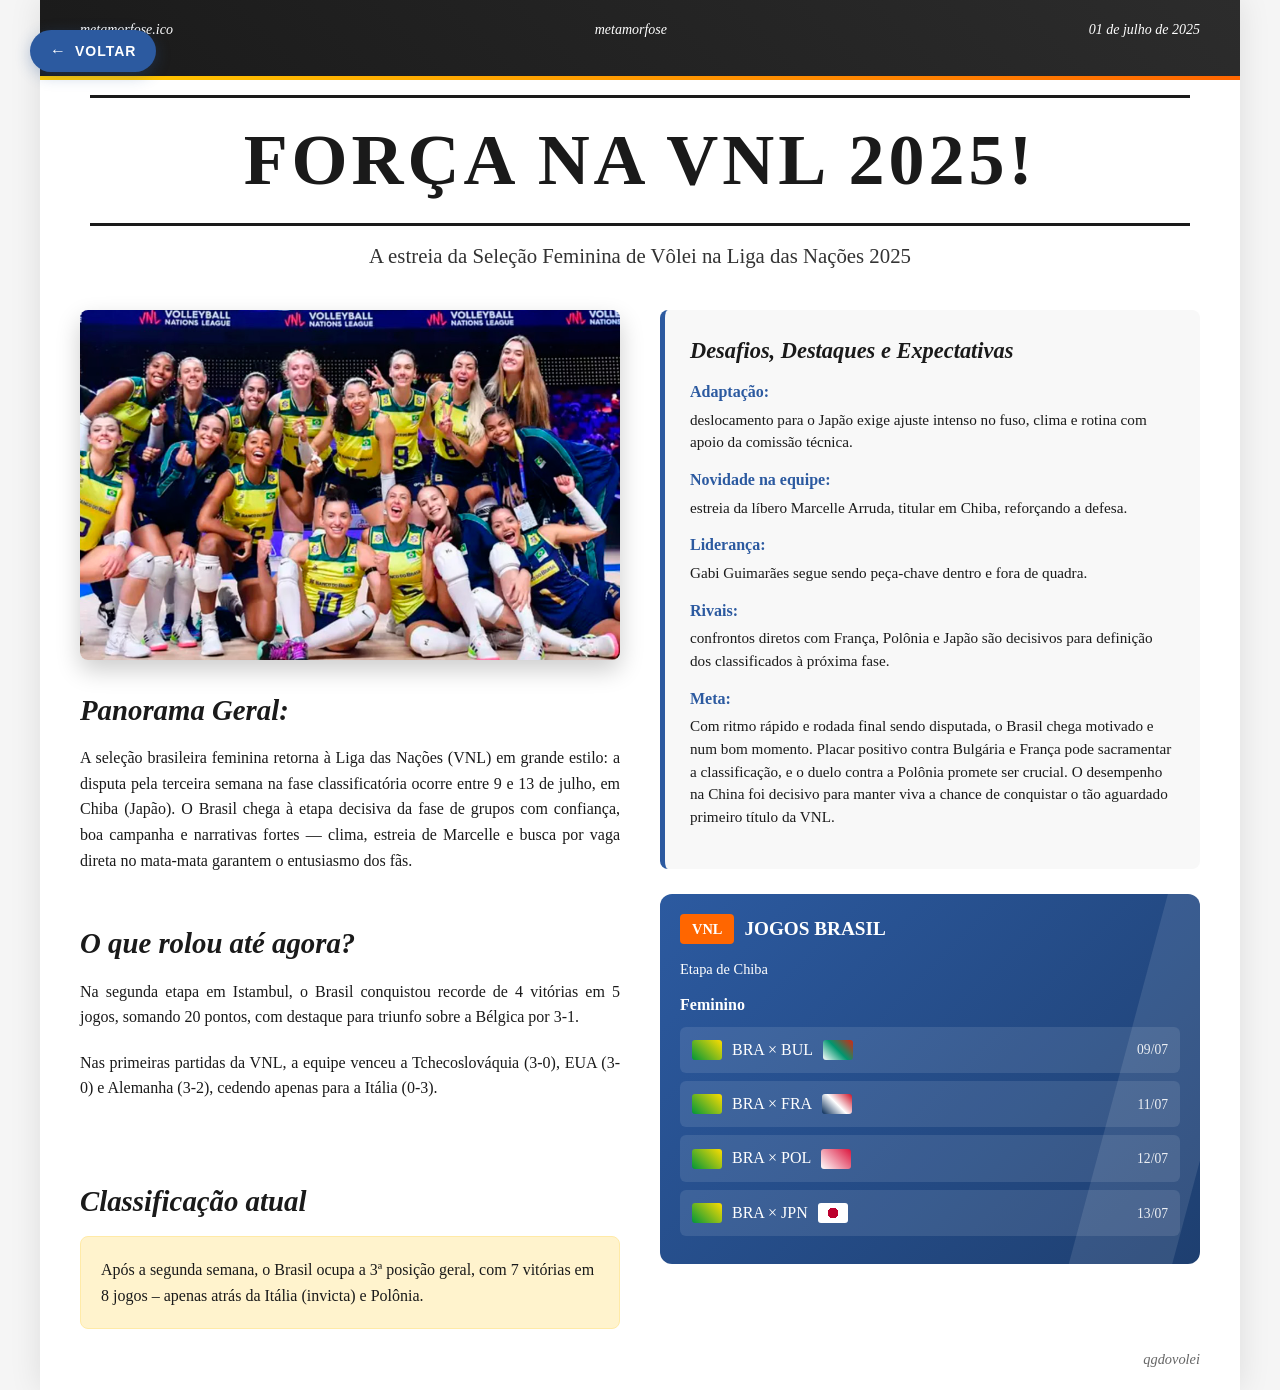
<file: HTML/vnl.html>
<!DOCTYPE html>
<html lang="pt-BR">
<head>
    <meta charset="UTF-8">
    <meta name="viewport" content="width=device-width, initial-scale=1.0">
    <title>Força na VNL 2025 - Revista Esportiva</title>
    <style>
        * {
            margin: 0;
            padding: 0;
            box-sizing: border-box;
        }

        body {
            font-family: 'Georgia', serif;
            line-height: 1.4;
            color: #1a1a1a;
            background-color: #f5f5f5;
        }

        .back-button {  
            position: fixed;
            top: 30px;
            left: 30px;
            background: #2c5aa0;
            color: white;
            border: none;
            padding: 12px 20px;
            border-radius: 50px;
            cursor: pointer;
            font-size: 14px;
            font-weight: 600;
            text-transform: uppercase;
            letter-spacing: 1px;
            box-shadow: 0 4px 15px rgba(44, 90, 160, 0.3);
            transition: all 0.3s ease;
            z-index: 1000;
        }

        .back-button:hover {
            background: #1e3f70;
            transform: translateY(-2px);
            box-shadow: 0 6px 20px rgba(44, 90, 160, 0.4);
        }

        .back-button::before {
            content: '←';
            margin-right: 8px;
            font-size: 16px;
        }

        .magazine-page {
            max-width: 1200px;
            margin: 0 auto;
            background: white;
            box-shadow: 0 0 30px rgba(0,0,0,0.1);
            min-height: 100vh;
        }

        .header {
            background: linear-gradient(45deg, #1a1a1a, #2c2c2c);
            height: 80px;
            position: relative;
        }

        .header::after {
            content: '';
            position: absolute;
            bottom: 0;
            left: 0;
            right: 0;
            height: 4px;
            background: linear-gradient(90deg, #ffcc00, #ff6600);
        }

        .header-info {
            display: flex;
            justify-content: space-between;
            align-items: center;
            padding: 20px 40px;
            font-style: italic;
            color: white;
            font-size: 14px;
        }

        .main-title {
            text-align: center;
            font-size: 4.5rem;
            font-weight: bold;
            letter-spacing: 4px;
            margin: 30px 0;
            color: #1a1a1a;
            text-transform: uppercase;
            position: relative;
        }

        .main-title::before,
        .main-title::after {
            content: '';
            position: absolute;
            left: 50px;
            right: 50px;
            height: 3px;
            background: #1a1a1a;
        }

        .main-title::before {
            top: -15px;
        }

        .main-title::after {
            bottom: -15px;
        }

        .subtitle {
            text-align: center;
            font-size: 1.3rem;
            color: #333;
            margin-bottom: 40px;
            font-weight: normal;
        }

        .content-grid {
            display: grid;
            grid-template-columns: 1fr 1fr;
            gap: 40px;
            padding: 0 40px;
        }

        .left-column {
            display: flex;
            flex-direction: column;
            gap: 30px;
        }

        .main-image {
            width: 100%;
            height: 350px;
            object-fit: cover;
            border-radius: 8px;
            box-shadow: 0 10px 25px rgba(0,0,0,0.2);
        }

        .section-title {
            font-size: 1.8rem;
            font-weight: bold;
            color: #1a1a1a;
            margin-bottom: 15px;
            font-style: italic;
        }

        .text-content {
            font-size: 1rem;
            line-height: 1.6;
            text-align: justify;
            margin-bottom: 20px;
        }

        .right-column {
            display: flex;
            flex-direction: column;
            gap: 25px;
        }

        .highlights-section {
            background: #f8f8f8;
            padding: 25px;
            border-radius: 8px;
            border-left: 5px solid #2c5aa0;
        }

        .highlights-title {
            font-size: 1.4rem;
            font-weight: bold;
            color: #1a1a1a;
            margin-bottom: 15px;
            font-style: italic;
        }

        .highlight-item {
            margin-bottom: 15px;
        }

        .highlight-label {
            font-weight: bold;
            color: #2c5aa0;
        }

        .highlight-text {
            margin-top: 5px;
            font-size: 0.95rem;
            line-height: 1.5;
        }

        .schedule-widget {
            background: linear-gradient(135deg, #2c5aa0, #1e3f70);
            color: white;
            padding: 20px;
            border-radius: 12px;
            position: relative;
            overflow: hidden;
        }

        .schedule-widget::before {
            content: '';
            position: absolute;
            top: -50%;
            right: -20px;
            width: 100px;
            height: 200%;
            background: rgba(255,255,255,0.1);
            transform: rotate(15deg);
        }

        .widget-header {
            display: flex;
            align-items: center;
            margin-bottom: 15px;
        }

        .vnl-logo {
            background: #ff6600;
            color: white;
            padding: 5px 12px;
            border-radius: 4px;
            font-weight: bold;
            font-size: 0.9rem;
            margin-right: 10px;
        }

        .widget-title {
            font-size: 1.2rem;
            font-weight: bold;
        }

        .match-item {
            display: flex;
            align-items: center;
            justify-content: space-between;
            background: rgba(255,255,255,0.1);
            padding: 12px;
            margin: 8px 0;
            border-radius: 6px;
        }

        .teams {
            display: flex;
            align-items: center;
            gap: 10px;
        }

        .flag {
            width: 30px;
            height: 20px;
            background: linear-gradient(45deg, #009639, #fedd00);
            border-radius: 3px;
            position: relative;
        }

        .vs-text {
            font-weight: bold;
            margin: 0 8px;
        }

        .match-date {
            font-size: 0.85rem;
            opacity: 0.9;
        }

        .classification-section {
            margin-top: 30px;
        }

        .classification-text {
            background: #fff3cd;
            border: 1px solid #ffeaa7;
            padding: 20px;
            border-radius: 8px;
            font-size: 1rem;
            line-height: 1.6;
        }

        .footer-credit {
            text-align: right;
            padding: 20px 40px;
            font-size: 0.9rem;
            color: #666;
            font-style: italic;
        }

        @media (max-width: 768px) {
            .main-title {
                font-size: 2.5rem;
                letter-spacing: 2px;
            }

            .content-grid {
                grid-template-columns: 1fr;
                padding: 0 20px;
            }

            .header-info {
                padding: 15px 20px;
                font-size: 12px;
            }

            .back-button {
                top: 20px;
                left: 20px;
                padding: 10px 16px;
                font-size: 12px;
            }

            .main-image {
                height: 250px;
            }
        }

        .fade-in {
            animation: fadeIn 1s ease-in;
        }

        @keyframes fadeIn {
            from { opacity: 0; transform: translateY(20px); }
            to { opacity: 1; transform: translateY(0); }
        }
    </style>
</head>
<body>
    <button class="back-button" onclick="goBack()">Voltar</button>

    <div class="magazine-page fade-in">
        <header class="header">
            <div class="header-info">
                <span>metamorfose.ico</span>
                <span>metamorfose</span>
                <span>01 de julho de 2025</span>
            </div>
        </header>

        <h1 class="main-title">FORÇA NA VNL 2025!</h1>
        
        <h2 class="subtitle">A estreia da Seleção Feminina de Vôlei na Liga das Nações 2025</h2>

        <div class="content-grid">
            <div class="left-column">
                <img src="../img/Seleçao.png" alt="Seleção Brasileira Feminina de Vôlei" class="main-image">
                
                <div>
                    <h3 class="section-title">Panorama Geral:</h3>
                    <p class="text-content">
                        A seleção brasileira feminina retorna à Liga das Nações (VNL) em grande estilo: a disputa pela terceira semana na fase classificatória ocorre entre 9 e 13 de julho, em Chiba (Japão). O Brasil chega à etapa decisiva da fase de grupos com confiança, boa campanha e narrativas fortes — clima, estreia de Marcelle e busca por vaga direta no mata-mata garantem o entusiasmo dos fãs.
                    </p>
                </div>

                <div>
                    <h3 class="section-title">O que rolou até agora?</h3>
                    <p class="text-content">
                        Na segunda etapa em Istambul, o Brasil conquistou recorde de 4 vitórias em 5 jogos, somando 20 pontos, com destaque para triunfo sobre a Bélgica por 3-1.
                    </p>
                    <p class="text-content">
                        Nas primeiras partidas da VNL, a equipe venceu a Tchecoslováquia (3-0), EUA (3-0) e Alemanha (3-2), cedendo apenas para a Itália (0-3).
                    </p>
                </div>

                <div class="classification-section">
                    <h3 class="section-title">Classificação atual</h3>
                    <div class="classification-text">
                        Após a segunda semana, o Brasil ocupa a 3ª posição geral, com 7 vitórias em 8 jogos – apenas atrás da Itália (invicta) e Polônia.
                    </div>
                </div>
            </div>

            <div class="right-column">
                <div class="highlights-section">
                    <h3 class="highlights-title">Desafios, Destaques e Expectativas</h3>
                    
                    <div class="highlight-item">
                        <div class="highlight-label">Adaptação:</div>
                        <div class="highlight-text">deslocamento para o Japão exige ajuste intenso no fuso, clima e rotina com apoio da comissão técnica.</div>
                    </div>

                    <div class="highlight-item">
                        <div class="highlight-label">Novidade na equipe:</div>
                        <div class="highlight-text">estreia da líbero Marcelle Arruda, titular em Chiba, reforçando a defesa.</div>
                    </div>

                    <div class="highlight-item">
                        <div class="highlight-label">Liderança:</div>
                        <div class="highlight-text">Gabi Guimarães segue sendo peça-chave dentro e fora de quadra.</div>
                    </div>

                    <div class="highlight-item">
                        <div class="highlight-label">Rivais:</div>
                        <div class="highlight-text">confrontos diretos com França, Polônia e Japão são decisivos para definição dos classificados à próxima fase.</div>
                    </div>

                    <div class="highlight-item">
                        <div class="highlight-label">Meta:</div>
                        <div class="highlight-text">Com ritmo rápido e rodada final sendo disputada, o Brasil chega motivado e num bom momento. Placar positivo contra Bulgária e França pode sacramentar a classificação, e o duelo contra a Polônia promete ser crucial. O desempenho na China foi decisivo para manter viva a chance de conquistar o tão aguardado primeiro título da VNL.</div>
                    </div>
                </div>

                <div class="schedule-widget">
                    <div class="widget-header">
                        <div class="vnl-logo">VNL</div>
                        <div class="widget-title">JOGOS BRASIL</div>
                    </div>
                    <div style="font-size: 0.9rem; margin-bottom: 15px;">Etapa de Chiba</div>
                    <div style="font-weight: bold; margin-bottom: 10px;">Feminino</div>

                    <div class="match-item">
                        <div class="teams">
                            <div class="flag"></div>
                            <span>BRA × BUL</span>
                            <div class="flag" style="background: linear-gradient(45deg, #fff, #00966e, #d62612);"></div>
                        </div>
                        <div class="match-date">09/07</div>
                    </div>

                    <div class="match-item">
                        <div class="teams">
                            <div class="flag"></div>
                            <span>BRA × FRA</span>
                            <div class="flag" style="background: linear-gradient(45deg, #002654, #fff, #ce1126);"></div>
                        </div>
                        <div class="match-date">11/07</div>
                    </div>

                    <div class="match-item">
                        <div class="teams">
                            <div class="flag"></div>
                            <span>BRA × POL</span>
                            <div class="flag" style="background: linear-gradient(45deg, #fff, #dc143c);"></div>
                        </div>
                        <div class="match-date">12/07</div>
                    </div>

                    <div class="match-item">
                        <div class="teams">
                            <div class="flag"></div>
                            <span>BRA × JPN</span>
                            <div class="flag" style="background: radial-gradient(circle, #bc002d 30%, #fff 30%);"></div>
                        </div>
                        <div class="match-date">13/07</div>
                    </div>
                </div>
            </div>
        </div>

        <div class="footer-credit">qgdovolei</div>
    </div>

    <script>
        // Função para voltar
        function goBack() {
            if (window.history.length > 1) {
                window.history.back();
            } else {
                window.location.href = '/';
            }
        }

        // Adiciona animação suave ao scroll
        document.addEventListener('DOMContentLoaded', function() {
            const elements = document.querySelectorAll('.highlights-section, .schedule-widget, .classification-section');
            
            const observer = new IntersectionObserver((entries) => {
                entries.forEach(entry => {
                    if (entry.isIntersecting) {
                        entry.target.style.opacity = '1';
                        entry.target.style.transform = 'translateY(0)';
                    }
                });
            });

            elements.forEach(el => {
                el.style.opacity = '0';
                el.style.transform = 'translateY(30px)';
                el.style.transition = 'all 0.6s ease';
                observer.observe(el);
            });
        });
    </script>
</body>
</html>
</file>
